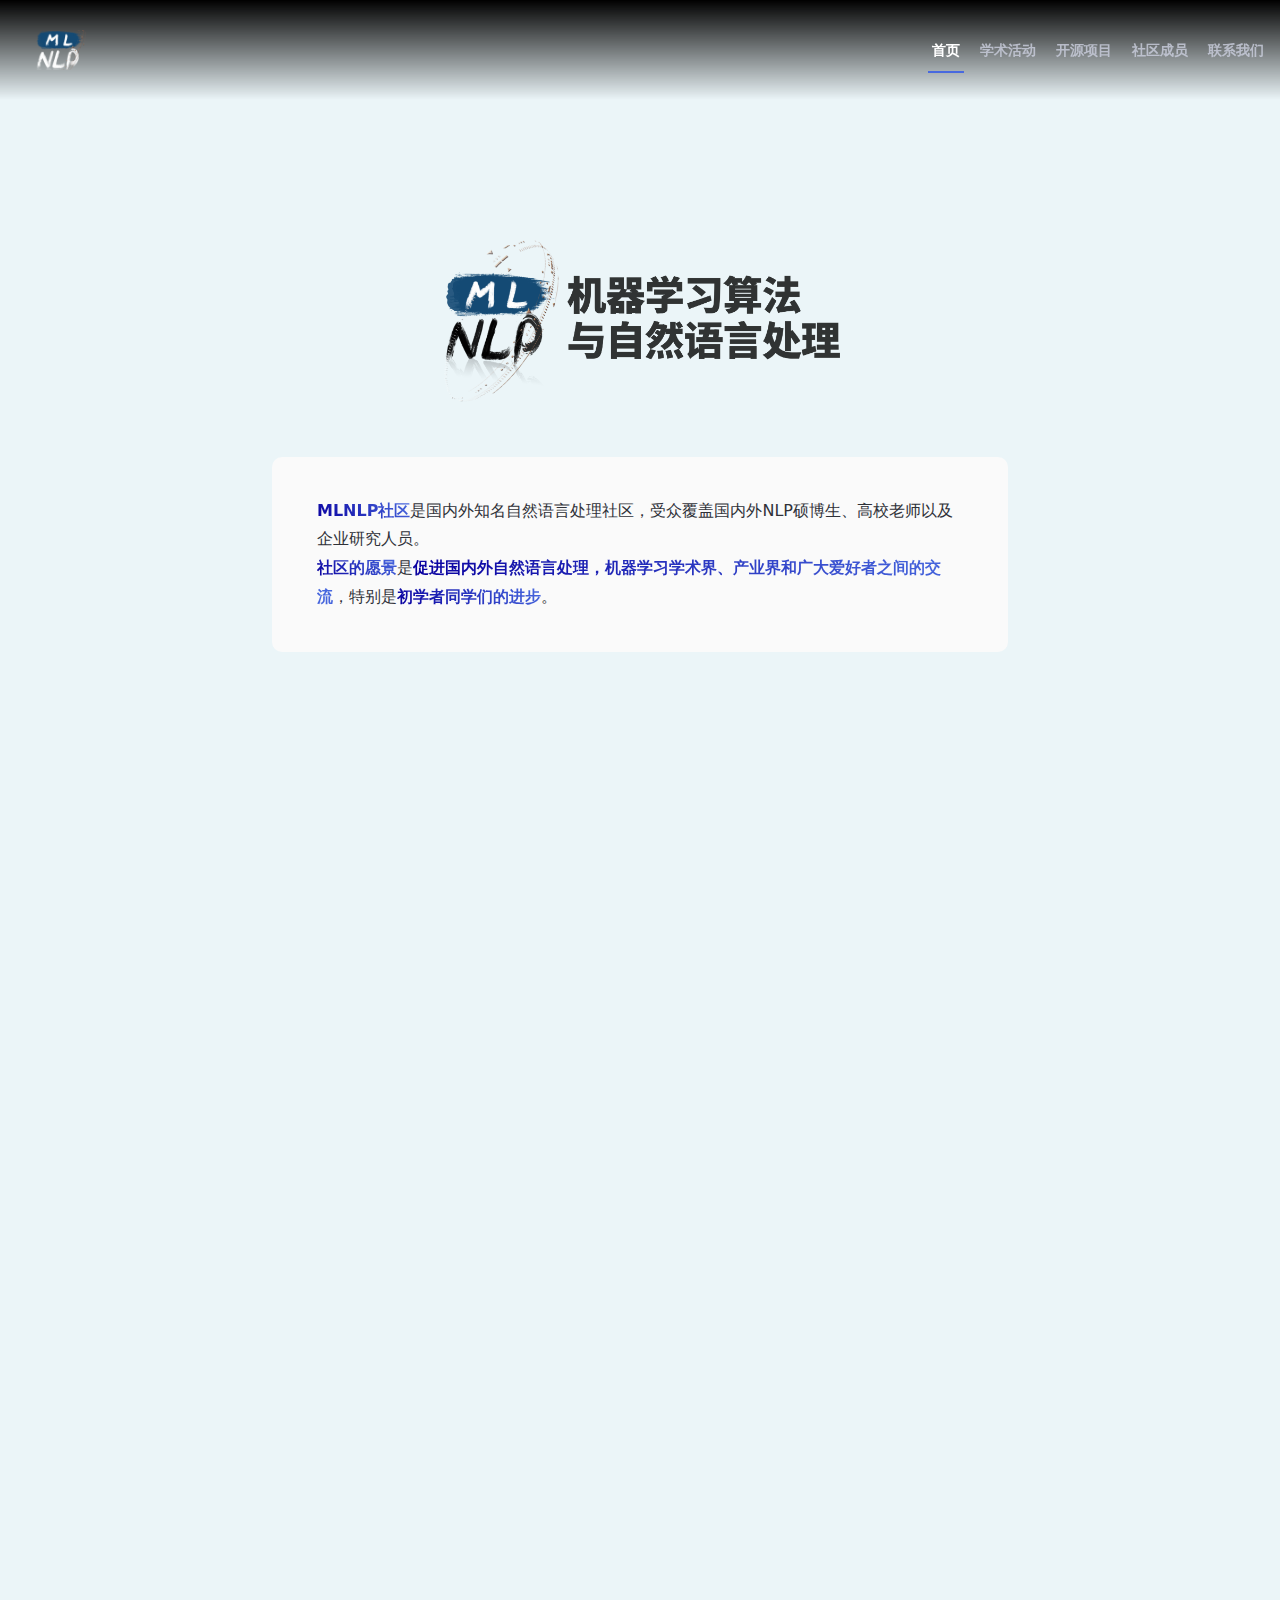
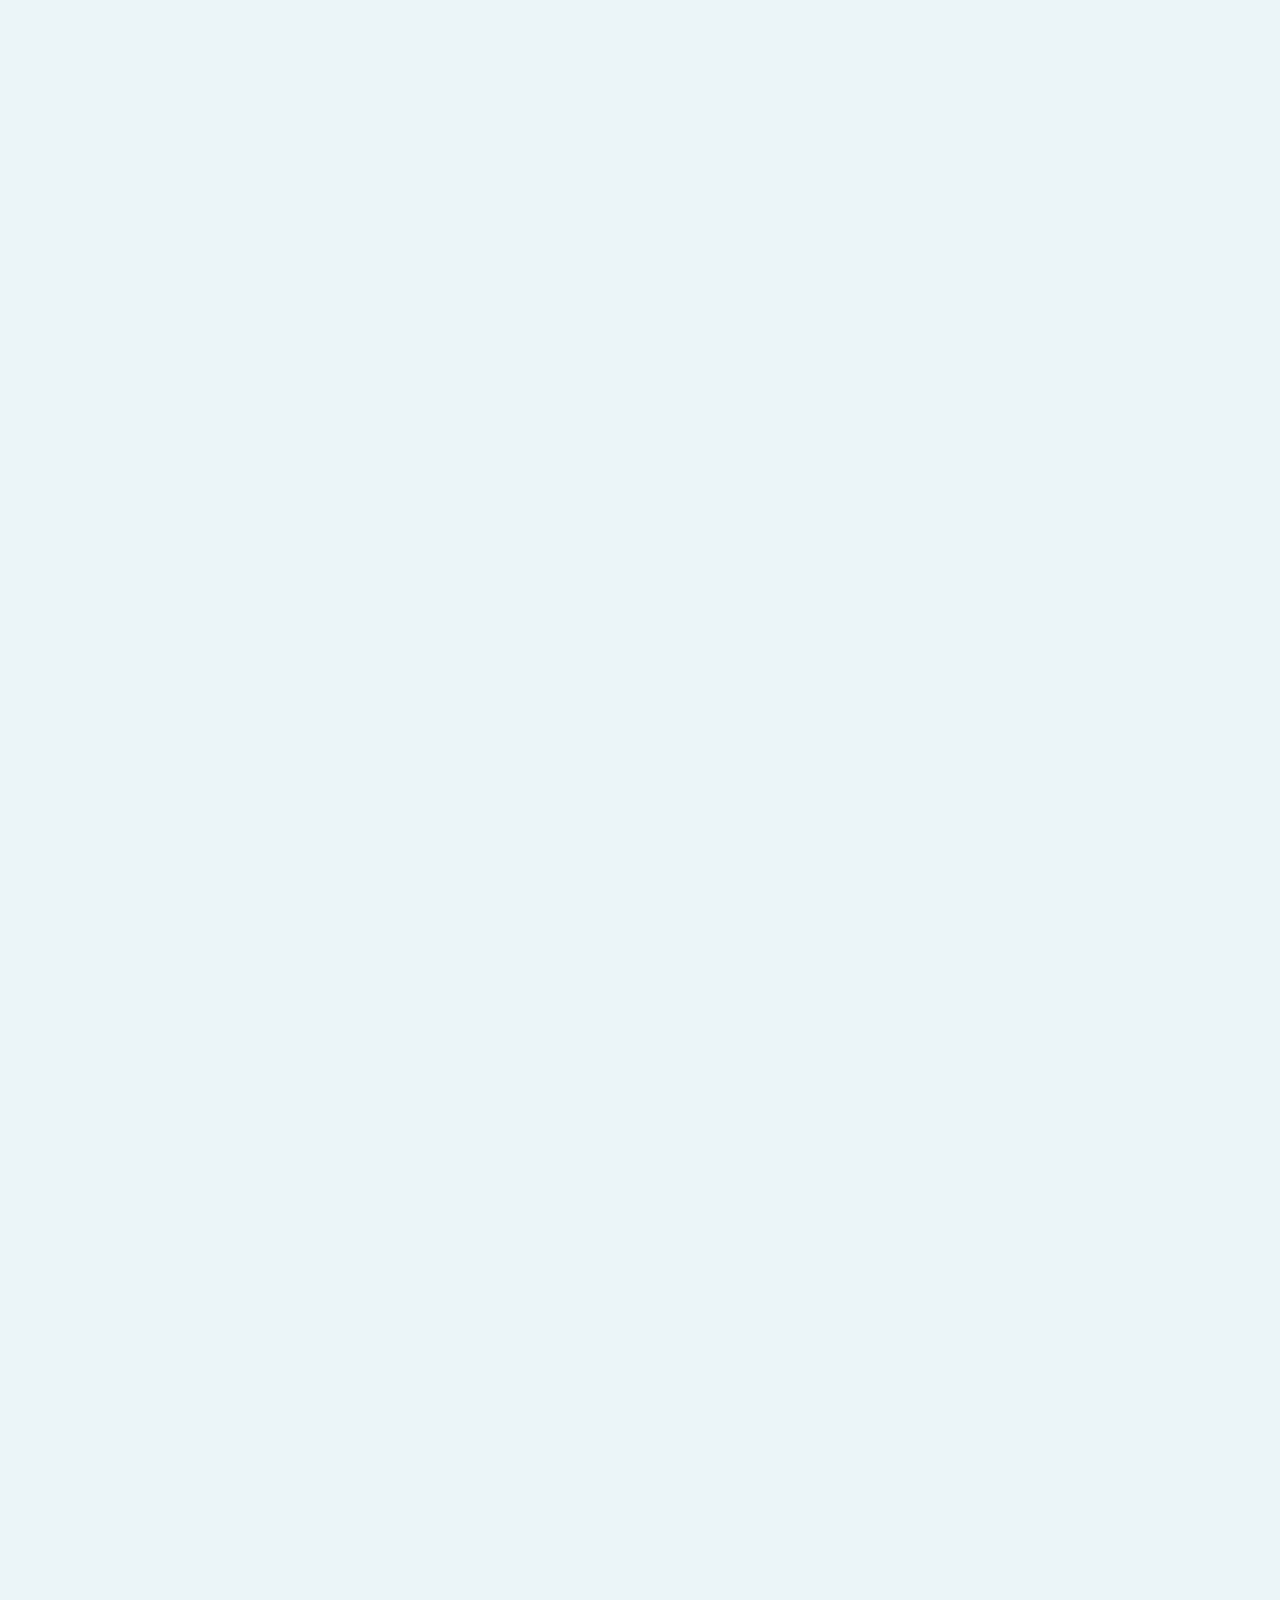
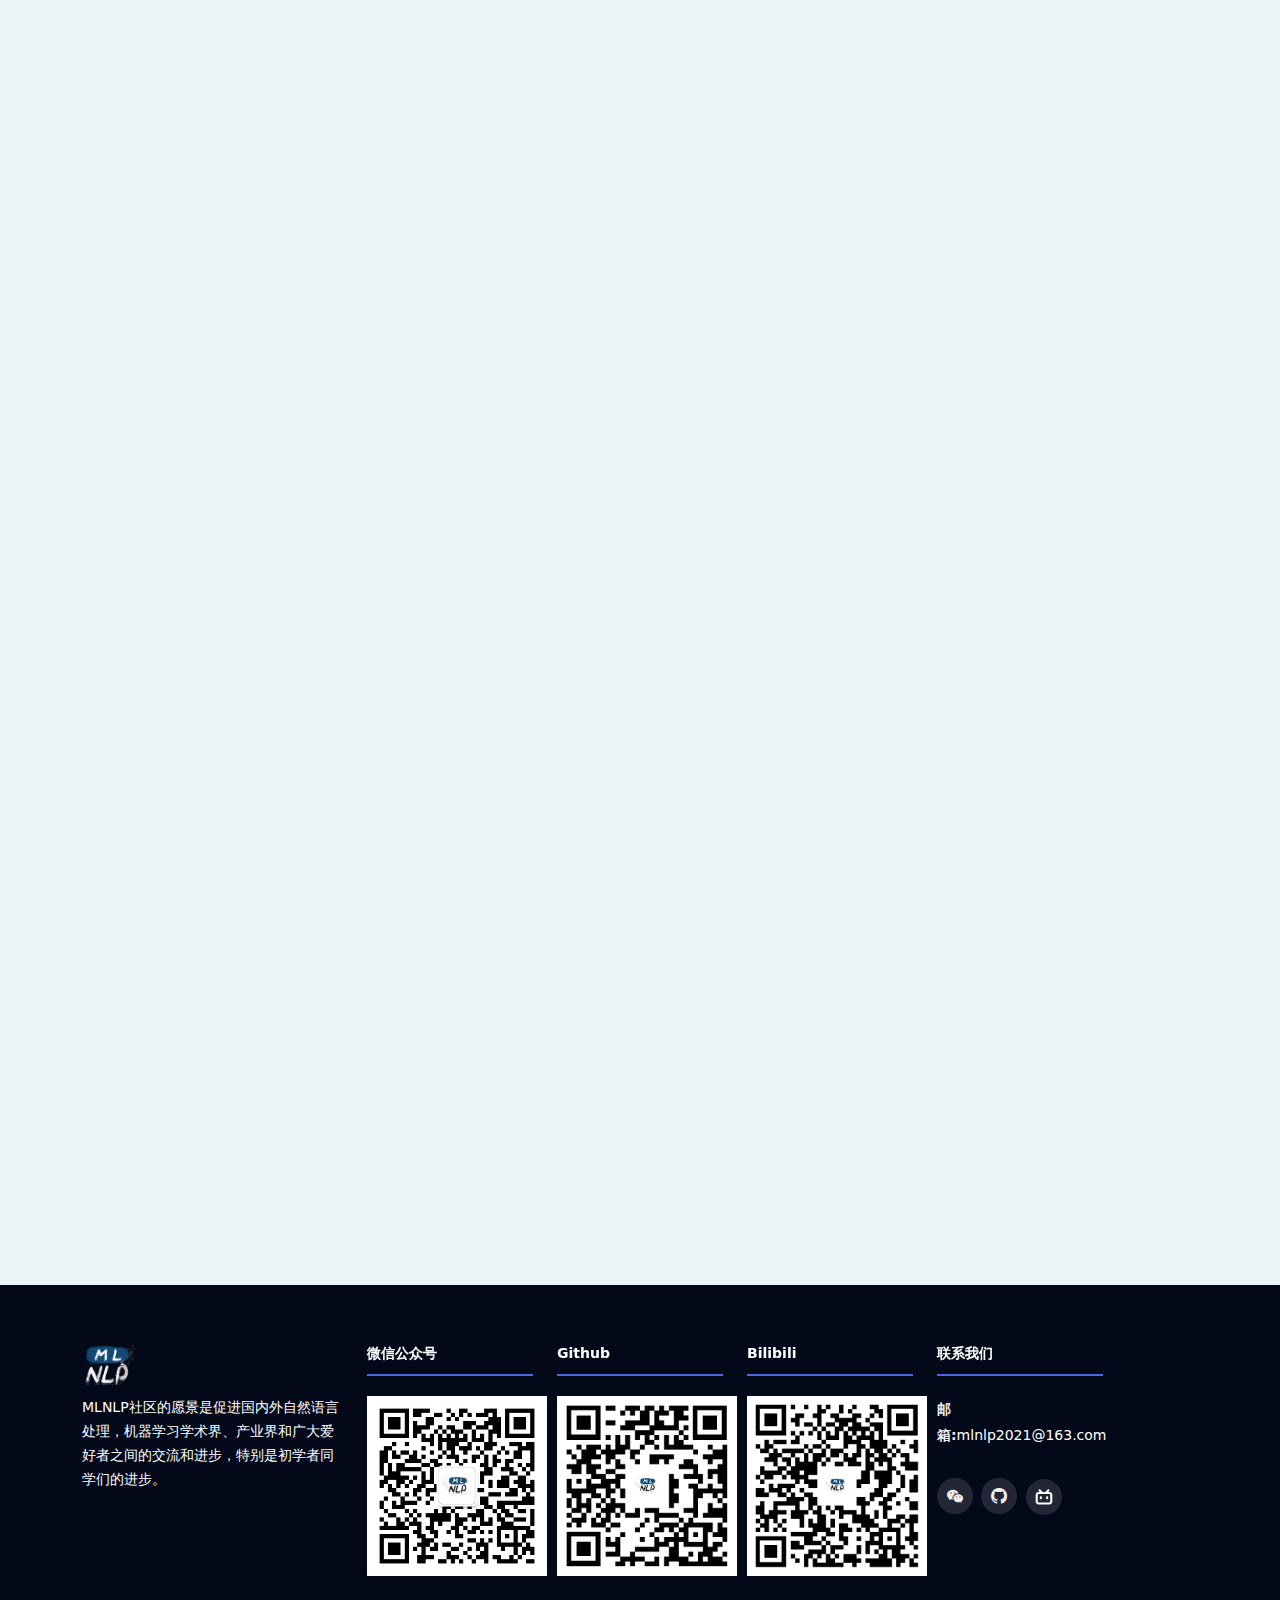
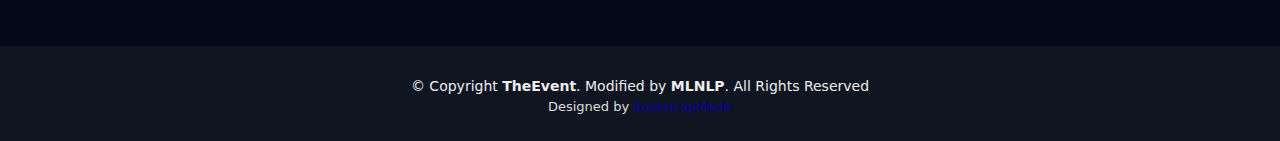
<file: index.html>
<!DOCTYPE html>
<html lang="en">

<head>
    <!-- 谷歌分析脚本 -->
    <!-- 谷歌分析脚本待更新 -->
    <script async src="https://www.googletagmanager.com/gtag/js?id=G-XEN8DSJX72"></script>
    <script>
        window.dataLayer = window.dataLayer || [];

        function gtag() {
            dataLayer.push(arguments);
        }

        gtag('js', new Date());

        gtag('config', 'G-XEN8DSJX72');
    </script>
    <script src="./assets/vendor/sql/sql-wasm.js"></script>
    <script src="./assets/js/db/db.js"></script>
    <script src="./assets/js/db/activity.js"></script>
    <script src="./assets/js/db/member.js"></script>

    <meta charset="utf-8">
    <!-- 设置视口，使页面在不同设备上自适应屏幕宽度，初始缩放比例为1.0 -->
    <meta content="width=device-width, initial-scale=1.0" name="viewport">

    <!-- 页面标题 -->
    <title>MLNLP社区</title>
    <!-- 页面描述 -->
    <meta content="" name="description">
    <!-- 页面关键词 -->
    <meta content="" name="keywords">
    <!-- 网站图标 -->
    <link href="assets/img/logo/logo.jpeg" rel="icon">
    <link href="assets/img/logo/logo.jpeg" rel="apple-touch-icon">

    <!-- 引入谷歌字体 -->
    <link
            href="https://fonts.googleapis.com/css?family=Open+Sans:300,300i,400,400i,700,700i|Raleway:300,400,500,700,800"
            rel="stylesheet">

    <!-- 引入 css 文件 -->
    <link href="assets/vendor/aos/aos.css" rel="stylesheet">
    <link href="assets/vendor/bootstrap/css/bootstrap.min.css" rel="stylesheet">
    <link href="assets/vendor/bootstrap-icons/bootstrap-icons.css" rel="stylesheet">
    <link href="assets/vendor/glightbox/css/glightbox.min.css" rel="stylesheet">
    <link href="assets/vendor/swiper/swiper-bundle.min.css" rel="stylesheet">
    <link href="assets/css/style.css" rel="stylesheet">
    <link href="assets/css/committee.css" rel="stylesheet">
    <link href="assets/css/activity_category.css" rel="stylesheet">
    <link href="assets/css/index.css" rel="stylesheet">

    <!-- Template Main CSS File -->
    <script src="assets/js/jquery.min.js"></script>

</head>

<body>

<header id="header" class="d-flex align-items-center">
    <div class="container-fluid container-xxl d-flex align-items-center">

        <!-- 网站 logo -->
        <div id="logo" class="me-auto row">
            <a href="index.html" class="scrollto"><img src="assets/img/logo/logo-1.png" alt="" title=""></a>
        </div>

        <!-- 导航栏 -->
        <nav id="navbar" class="navbar order-last order-lg-0">
            <ul>
                <li><a class="nav-link scrollto active" href="#">首页</a></li>
                <li><a class="nav-link scrollto" href="activity_category.html">学术活动</a></li>
                <li><a class="nav-link scrollto" href="project.html">开源项目</a></li>
                <li><a class="nav-link scrollto" href="committee.html">社区成员</a></li>
                <li><a class="nav-link scrollto" href="#footer">联系我们</a></li>
            </ul>
            <!-- 移动端导航切换图标 -->
            <i class="bi bi-list mobile-nav-toggle"></i>
        </nav>
        <!-- 注册按钮 -->
<!--        <a class="buy-tickets scrollto" href="https://bscc2011.mikecrm.com/BZTCX5g" target="_blank">注册</a>-->

    </div>
</header>

<main id="main">

    <div class="empty-div"></div>

    <!-- ======= About Section ======= -->
    <section id="about" class="section-with-bg">
        <div class="container" data-aos="fade-up">
            <div class="tab-content row justify-content-center" data-aos="fade-up" data-aos-delay="200">
                <div role="tabpanel" class="col-lg-8 tab-pane fade show active" id="about-content">
                    <div id="about-content-box">
                        <div class="about-logo">
                            <img src="assets/img/logo/logo-2.png" alt="MLNLP">
                        </div>
                        <div class="about-item">
                            <p><b>MLNLP社区</b>是国内外知名自然语言处理社区，受众覆盖国内外NLP硕博生、高校老师以及企业研究人员。<br>
                                <b>社区的愿景</b>是<b>促进国内外自然语言处理，机器学习学术界、产业界和广大爱好者之间的交流</b>，特别是<b>初学者同学们的进步</b>。
                            </p>
                        </div>
                    </div>
                </div>
            </div>
        </div>
    </section>

    <section id="gallery">
        <div data-aos="fade-up">
            <div class="container">
                <div id="gallery-title" class="section-header">
                    <a href="activity_category.html">
                        <p>Academic Events</p>
                        <h2>学术活动</h2>
                        <p id="gallery-title-tip">探索 MLNLP 社区的学术研讨会、学术 Talk 等精彩活动。</p>
                    </a>
                </div>
            </div>

            <div id="activity-category-gallery">
                <div id="activity-category-gallery-box">
                    <button class="prev-arrow" onclick="prevSlide()">◀</button>
                    <div id="slides-container"></div>
                    <button class="next-arrow" onclick="nextSlide()">▶</button>
                </div>
                <!--                        <div class="dots-container">-->
                <!--                            <span class="dot" onclick="currentSlide(1)"></span>-->
                <!--                            <span class="dot" onclick="currentSlide(2)"></span>-->
                <!--                            <span class="dot" onclick="currentSlide(3)"></span>-->
                <!--                            <span class="dot" onclick="currentSlide(4)"></span>-->
                <!--                            <span class="dot" onclick="currentSlide(5)"></span>-->
                <!--                        </div>-->
            </div>
        </div>
    </section>

    <section id="committee">
        <div class="container" data-aos="fade-up">
            <div id="committee-title" class="section-header">
                <a href="committee.html">
                    <p>Community Members</p>
                    <h2>社区成员</h2>
                    <p id="committee-title-tip">衷心感谢您为 MLNLP 社区做出的贡献。</p>
                    <p id="committee-title-sub-tip">（按照姓名排序）</p>
                </a>
            </div>

            <div id="committee-container" class="section team committee-container-bottom">
            </div>
        </div>
    </section>
</main><!-- End #main -->

<script>
    // 页面加载完成后执行获取数据的操作
    window.onload = async function () {
        await initCommittee();
        await initSlides();
    };

    /**
     * 初始化社区成员信息。
     */
    async function initCommittee() {
        try {
            // 发起请求获取 seminar 数据
            const result = await findMembersByGroup();

            let html_str_list = [];

            for (let i = 0; i < result.length; i++) {
                const members = result[i][0];

                html_str_list.push(`
                <div class="tab-content container row justify-content-center" data-aos="fade-up"
                     data-aos-delay="200">
                    <div role="tabpanel" class="col-lg-9 tab-pane fade show active">
                        <h2 class="team-chair">${members[0].role}</h2>
                        <div class="row schedule-item">
            `);

                for (const member of members) {
                    html_str_list.push(`
                    <div class="col-lg-4 col-md-4 d-flex align-items-stretch schedule-card">
                        <a class="member aos-init aos-animate" data-aos="fade-up" target="_blank"
                           href="${member.homepage_url}">
                            <div class="speaker">
                                <img loading="lazy" src="${member.avatar_url}" alt="">
                            </div>
                            <div class="member-info">
                                <h4>${member.name}</h4>
                                <span>${member.organization}</span>
                            </div>
                        </a>
                    </div>
                `);
                }

                html_str_list.push(`</div></div></div>`);
            }

            const html_str = html_str_list.join('');
            $("#committee-container").html(html_str);

        } catch (error) {
            console.error('Error fetching seminar data:', error);
        }
    }

    let slideIndex = 1;

    /**
     * 初始化活动播片。
     */
    async function initSlides() {
        try {
            // 发起请求获取活动数据
            const result = await findActivitiesByPage(1, 5);
            const activities = result.activities;

            let html_str = '';
            for (let i = 0; i < activities.length; i++) {
                const activity = activities[i];

                html_str += `
                            <a href="${activity.html_url}">
                                <img src="${activity.cover_url}" alt="" class="slide">
                            </a>
                        `;
            }
            $("#slides-container").html(html_str);
            setTimeout(() => {
                showSlides(1);
                startAutoSlide();
            }, 100);

        } catch (error) {
            console.error("Error fetching activity data:", error);
        }
    }

    /**
     * 在画廊中展示指定的图片。
     * @param n 图片的编号。
     */
    function showSlides(n) {
        let slides = document.getElementsByClassName("slide");
        // let dots = document.getElementsByClassName("dot");

        // 更新索引
        if (n > slides.length) { slideIndex = 1; }
        if (n < 1) { slideIndex = slides.length; }

        // 隐藏所有图片
        for (let i = 0; i < slides.length; i++) {
            slides[i].style.opacity = 0;
            slides[i].classList.remove("active");
            // dots[i].classList.remove("active");
        }

        // 显示当前图片
        slides[slideIndex - 1].style.opacity = 1;
        slides[slideIndex - 1].classList.add("active");
        // dots[slideIndex - 1].classList.add("active");

        // 更新指示点
        // for (let i = 0; i < dots.length; i++) {
        //     dots[i].className = dots[i].className.replace(" active-dot", "");
        // }
        // dots[slideIndex - 1].className += " active-dot";
    }

    function currentSlide(n) {
        showSlides(slideIndex = n);
    }

    function prevSlide() {
        showSlides(slideIndex -= 1);
    }

    function nextSlide() {
        showSlides(slideIndex += 1);
    }

    // 自动轮播
    let autoSlideInterval;
    function startAutoSlide() {
        autoSlideInterval = setInterval(nextSlide, 3800); // 每3.8秒自动切换到下一张
    }

    function stopAutoSlide() {
        clearInterval(autoSlideInterval);
    }

    // 鼠标悬停时停止轮播，离开时恢复轮播
    document.getElementById("activity-category-gallery").addEventListener("mouseover", stopAutoSlide);
    document.getElementById("activity-category-gallery").addEventListener("mouseout", startAutoSlide);

</script>


<footer id="footer">
    <div class="footer-top">
        <div class="container">
            <div class="row">

                <div class="col-lg-3 col-md-4 footer-info">
                    <img src="assets/img/logo/logo-footnote.png" alt="MLNLP">
                    <p>
                        MLNLP社区的愿景是促进国内外自然语言处理，机器学习学术界、产业界和广大爱好者之间的交流和进步，特别是初学者同学们的进步。</p>
                </div>

                <div class="col-lg-2 col-md-4 footer-wechat">
                    <h4>微信公众号</h4>
                    <img src="assets/img/qrcode/wechat.jpg" alt="MLNLP_wechat">
                </div>

                <div class="col-lg-2 col-md-4 footer-wechat">
                    <h4>Github</h4>
                    <img src="assets/img/qrcode/github.png" alt="MLNLP_wechat">
                </div>

                <div class="col-lg-2 col-md-4 footer-wechat">
                    <h4>Bilibili</h4>
                    <img src="assets/img/qrcode/bilibili.png" alt="MLNLP_wechat">
                </div>

                <div class="col-lg-2 col-md-6 footer-contact">
                    <h4>联系我们</h4>
                    <p>
                        <strong>邮箱:</strong><a href="mailto:contact@mlnlp2023.com"
                                                 style="color: #ffffff;">mlnlp2021@163.com</a><br>
                    </p>

                    <div class="social-links">
                        <a href="https://mp.weixin.qq.com/s/mRXbfm4aJQb0FMB6YQy1QQ" class="wechat"
                           target="_blank"><i class="bi bi-wechat"></i></a>
                        <a href="https://github.com/MLNLP-World" class="github" target="_blank"><i
                                class="bi bi-github"></i></a>
                        <a href="https://space.bilibili.com/168887299" class="bilibili" target="_blank"><i><img
                                src="assets/img/logo/bilibili-fill.svg" alt="Bootstrap" width="20"
                                height="20"></i></a>
                    </div>
                </div>

            </div>
        </div>
    </div>

    <div class="container">
        <div class="copyright">
            &copy; Copyright <strong>TheEvent</strong>. Modified by <strong>MLNLP</strong>. All Rights Reserved
        </div>
        <div class="credits">
            Designed by <a href="https://bootstrapmade.com/">BootstrapMade</a>
        </div>
    </div>
</footer>

<a href="#" class="back-to-top d-flex align-items-center justify-content-center"><i
        class="bi bi-arrow-up-short"></i></a>

<!-- Vendor JS Files -->
<script src="assets/vendor/aos/aos.js"></script>
<script src="assets/vendor/bootstrap/js/bootstrap.bundle.min.js"></script>
<script src="assets/vendor/glightbox/js/glightbox.min.js"></script>
<script src="assets/vendor/swiper/swiper-bundle.min.js"></script>
<script src="assets/vendor/php-email-form/validate.js"></script>

<!-- Template Main JS File -->
<script src="assets/js/main.js"></script>

</body>

</html>
</file>
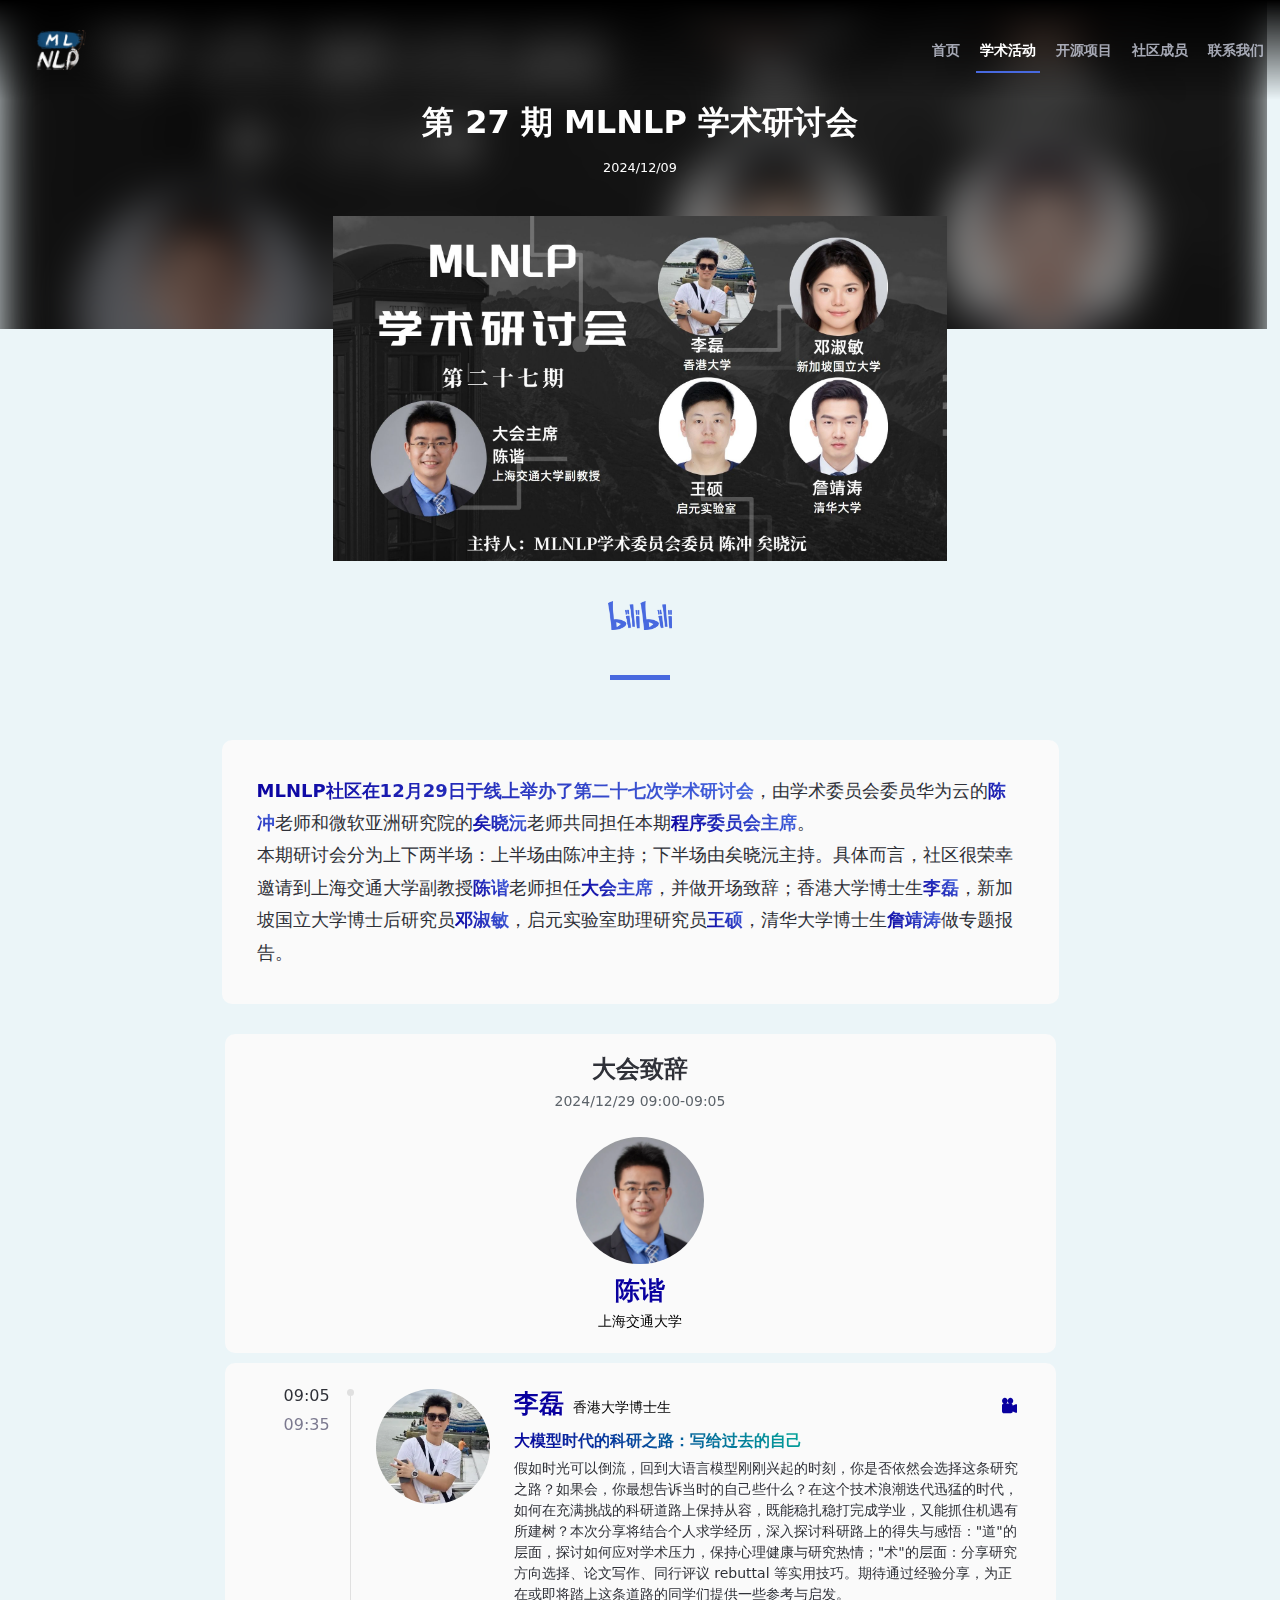
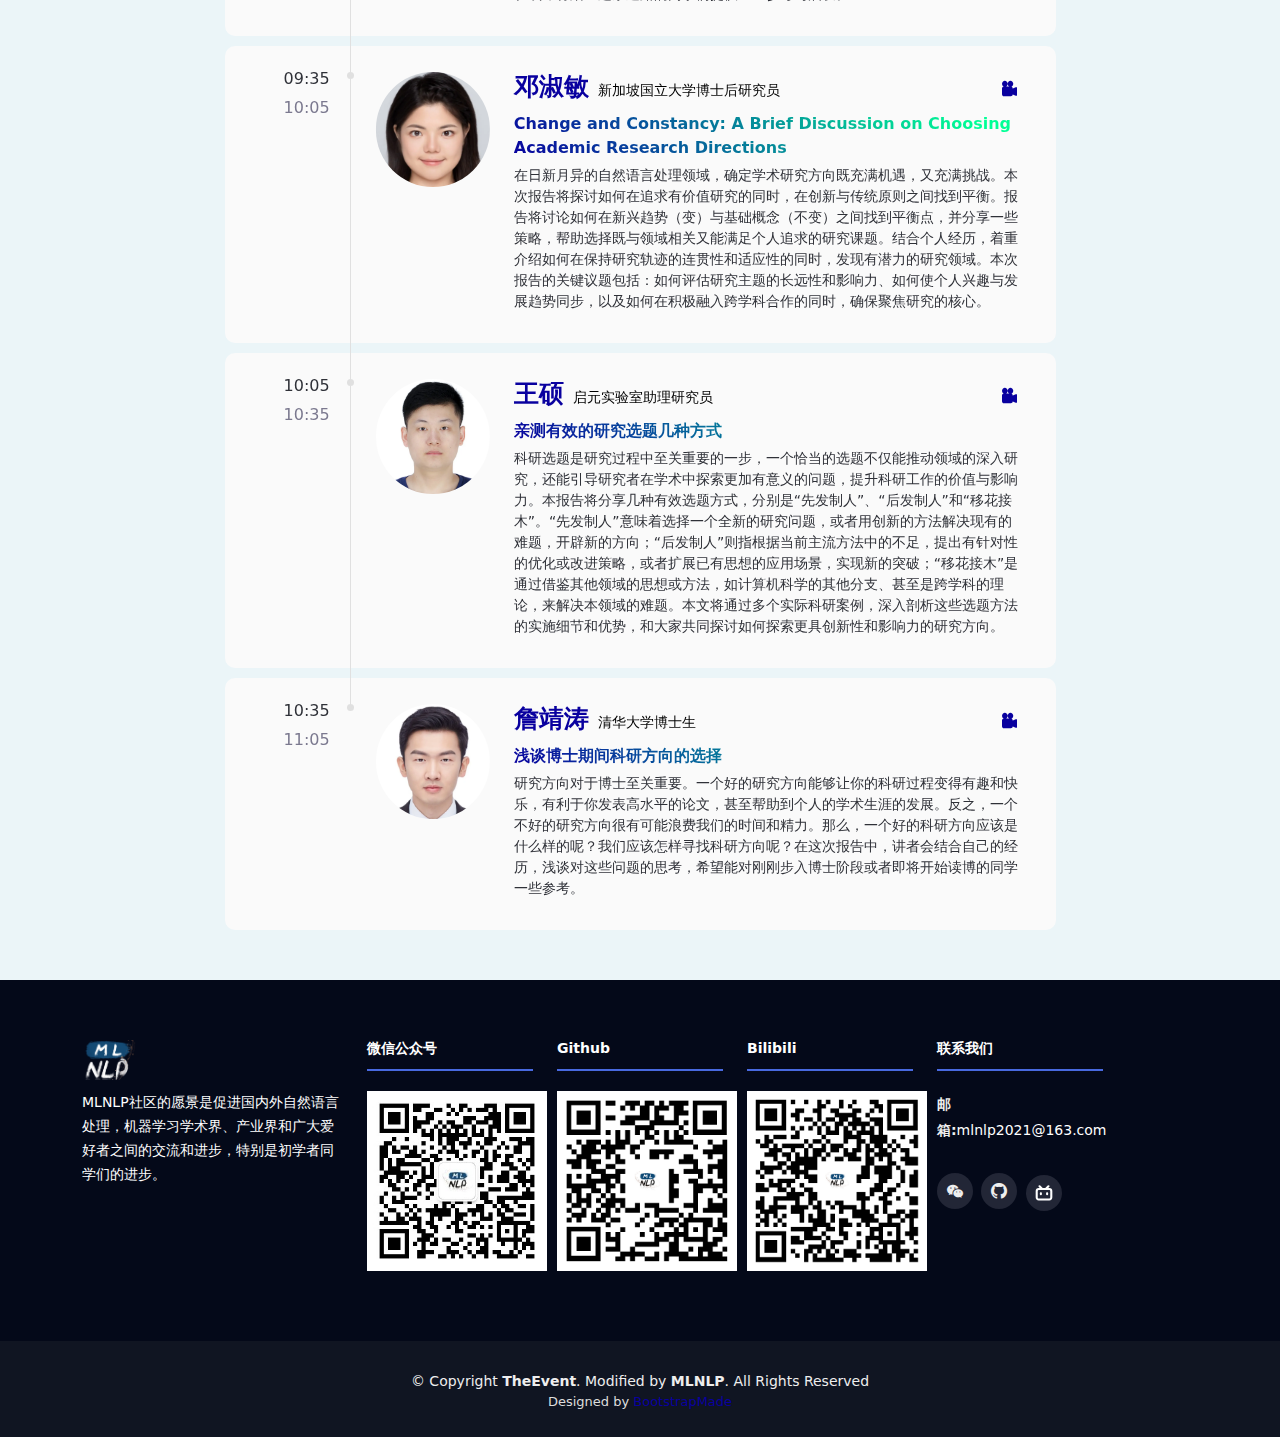
<file: activity.html>
<!DOCTYPE html>
<html lang="en">

<head>
    <!-- 谷歌分析脚本 -->
    <script async src="https://www.googletagmanager.com/gtag/js?id=G-XEN8DSJX72"></script>
    <script>
        window.dataLayer = window.dataLayer || [];

        function gtag() {
            dataLayer.push(arguments);
        }

        gtag('js', new Date());

        gtag('config', 'G-XEN8DSJX72');
    </script>
    <script src="./assets/vendor/sql/sql-wasm.js"></script>
    <script src="./assets/js/db/db.js"></script>
    <script src="./assets/js/db/activity.js"></script>

    <meta charset="utf-8">
    <!-- 设置视口，使页面在不同设备上自适应屏幕宽度，初始缩放比例为1.0 -->
    <meta content="width=device-width, initial-scale=1.0" name="viewport">

    <!-- 页面标题 -->
    <title>学术活动</title>
    <!-- 页面描述 -->
    <meta content="" name="description">
    <!-- 页面关键词 -->
    <meta content="" name="keywords">
    <!-- 网站图标 -->
    <link href="assets/img/logo/logo.jpeg" rel="icon">
    <link href="assets/img/logo/logo.jpeg" rel="apple-touch-icon">

    <!-- 引入谷歌字体 -->
    <link
            href="https://fonts.googleapis.com/css?family=Open+Sans:300,300i,400,400i,700,700i|Raleway:300,400,500,700,800"
            rel="stylesheet">

    <!-- 引入 css 文件 -->
    <link href="assets/vendor/aos/aos.css" rel="stylesheet">
    <link href="assets/vendor/bootstrap/css/bootstrap.min.css" rel="stylesheet">
    <link href="assets/vendor/bootstrap-icons/bootstrap-icons.css" rel="stylesheet">
    <link href="assets/vendor/glightbox/css/glightbox.min.css" rel="stylesheet">
    <link href="assets/vendor/swiper/swiper-bundle.min.css" rel="stylesheet">
    <link href="assets/css/style.css" rel="stylesheet">
    <link href="assets/css/activity.css" rel="stylesheet">

    <!-- Template Main CSS File -->
    <script src="assets/js/jquery.min.js"></script>
</head>

<body>

<!-- ==================== 网站头 ==================== -->
<header id="header" class="d-flex align-items-center">
    <div class="container-fluid container-xxl d-flex align-items-center">

        <!-- 网站 logo -->
        <div id="logo" class="me-auto row">
            <a href="index.html" class="scrollto"><img src="assets/img/logo/logo-1.png" alt="" title=""></a>
        </div>

        <!-- 导航栏 -->
        <nav id="navbar" class="navbar order-last order-lg-0">
            <ul>
                <li><a class="nav-link scrollto" href="index.html">首页</a></li>
                <li><a class="nav-link scrollto active" href="activity_category.html">学术活动</a></li>
                <li><a class="nav-link scrollto" href="project.html">开源项目</a></li>
                <li><a class="nav-link scrollto" href="committee.html">社区成员</a></li>
                <li><a class="nav-link scrollto" href="#footer">联系我们</a></li>
            </ul>
            <!-- 移动端导航切换图标 -->
            <i class="bi bi-list mobile-nav-toggle"></i>
        </nav>
        <!-- 注册按钮 -->
<!--        <a class="buy-tickets scrollto" href="https://bscc2011.mikecrm.com/BZTCX5g" target="_blank">注册</a>-->

    </div>
</header>

<!-- ==================== 网站内容 ==================== -->

<main id="main">

    <!-- ======= 背景 ======= -->
    <div id="activity-bg">
        <img src="" alt="" title="">
    </div>


    <!-- ======= 内容 ======= -->
    <section id="schedule" class="section-with-bg">
        <div id="activity-content" class="container" data-aos="fade-up">
            <div id="activity-info" class="section-header"></div>

            <div class="col">
                <div class="agenda-description-box col-lg-9" data-aos="fade-up">
                    <div id="activity-description"></div>
                </div>
                <div class="tab-content row justify-content-center" data-aos="fade-up" data-aos-delay="200">
                    <div id="activity-segments" class="col-lg-9 tab-pane fade show active" data-aos="fade-up"></div>
                </div>
            </div>
        </div>
    </section>

    <script>
        // 页面加载完成后执行获取数据的操作
        window.onload = async function () {
            // 获取前端传来的 ID
            const params = new URLSearchParams(window.location.search);
            if (params.has("type") && params.has("id")) {
                type = params.get("type");
                typeId = params.get("id");
            } else {
                type = 2;
                typeId = 27;
            }

            await loadActivityDetails(type, typeId);
        };

        async function loadActivityDetails(type, typeId) {
            try {
                // 发起请求获取活动数据
                const result = await findActivity(type, typeId);

                const activity = result.activity;
                const segments = result.activitySegments;

                // 格式化日期
                const date = new Date(activity.time);
                const year = date.getFullYear();
                const month = String(date.getMonth() + 1).padStart(2, "0");
                const day = String(date.getDate()).padStart(2, "0");

                // 将数据展示到页面上
                // 背景图片
                const bg_html_str = `<img id="activity-data-cover-bg" src="${activity.cover_url}" alt="" title="">\n`;
                $("#activity-bg").html(bg_html_str);

                // 活动信息
                let info_html_str = `
            <h2>${activity.title}</h2>
            <p>${year}/${month}/${day}</p>
            <img id="activity-data-cover" src="${activity.cover_url}" alt="" title="">
        `;
                if (activity.video_url) {
                    info_html_str += `
                        <a href="${activity.video_url}">
                            <img id="activity-data-bilibili" src="assets/img/logo/bilibili.png" alt="">
                        </a>
                    `;
                }
                $("#activity-info").html(info_html_str);

                // 活动描述
                const desc_html_str = `<p>${activity.description}</p>`;
                $("#activity-description").html(desc_html_str);

                // 处理活动分段信息
                let html_str = '';
                for (const segment of segments) {
                    // 格式化时间
                    const startTime = new Date(segment.start_time);
                    const endTime = new Date(segment.end_time);
                    const startYear = startTime.getFullYear();
                    const startMonth = String(startTime.getMonth() + 1).padStart(2, "0");
                    const startDay = String(startTime.getDate()).padStart(2, "0");
                    const startHour = String(startTime.getHours()).padStart(2, "0");
                    const startMinute = String(startTime.getMinutes()).padStart(2, "0");
                    const endHour = String(endTime.getHours()).padStart(2, "0");
                    const endMinute = String(endTime.getMinutes()).padStart(2, "0");

                    console.log(segment)

                    let video_html = '';
                    if (segment.video_url != null) {
                        video_html = `
                            <a href="${segment.video_url}">
                                <i class="bi bi-camera-reels-fill"></i>
                            </a>
                        `;
                    }

                    if (segment.type === 1) {
                        html_str += `
                    <div class="tab-pane segment-1">
                        <div class="segment-1-layout">
                            <h4>${segment.heading}</h4>
                            <div class="segment-time">${startYear}/${startMonth}/${startDay} ${startHour}:${startMinute}-${endHour}:${endMinute}</div>
                            <a href="">
                                <div class="row col-2 segment-cover">
                                    <img loading="lazy" src="${segment.avatar_url}" alt="${segment.name}">
                                </div>
                                <div class="row agenda-item">
                                    <h4>${segment.name}</h4>
                                    <p class="span-block">${segment.organization}</p>
                                </div>
                            </a>
                        </div>
                    </div>
                `;
                    } else if (segment.type === 2) {
                        html_str += `
                    <div class="row segment-2">
                        <div class="col-2">
                            <div class="row calender-container">
                                <time>${startHour}:${startMinute}</time>
                                <time class="end-time">${endHour}:${endMinute}</time>
                            </div>
                        </div>
                        <div class="col-2">
                            <a class="speaker" href="" target="_blank">
                                <img loading="lazy" src="${segment.avatar_url}" alt="${segment.name}">
                            </a>
                        </div>
                        <div class="col-8">
                            <div class="label-box">
                                ${video_html}
                            </div>
                            <a href="" target="_blank">
                                <h4>${segment.name} <span class="span-block">${segment.organization}${segment.title}</span> </h4>
                            </a>
                            <p class="item-title"><strong>${segment.heading}</strong></p>
                            <p class="item-body">${segment.description}</p>
                        </div>
                    </div>
                `;
                    }
                }

                // 将生成的 HTML 字符串插入到页面中
                $("#activity-segments").html(html_str);
            } catch (error) {
                console.error('Error fetching activity data:', error);
            }
        }
    </script>


    <footer id="footer">
        <div class="footer-top">
            <div class="container">
                <div class="row">

                    <div class="col-lg-3 col-md-4 footer-info">
                        <img src="assets/img/logo/logo-footnote.png" alt="MLNLP">
                        <p>
                            MLNLP社区的愿景是促进国内外自然语言处理，机器学习学术界、产业界和广大爱好者之间的交流和进步，特别是初学者同学们的进步。</p>
                    </div>

                    <div class="col-lg-2 col-md-4 footer-wechat">
                        <h4>微信公众号</h4>
                        <img src="assets/img/qrcode/wechat.jpg" alt="MLNLP_wechat">
                    </div>

                    <div class="col-lg-2 col-md-4 footer-wechat">
                        <h4>Github</h4>
                        <img src="assets/img/qrcode/github.png" alt="MLNLP_wechat">
                    </div>

                    <div class="col-lg-2 col-md-4 footer-wechat">
                        <h4>Bilibili</h4>
                        <img src="assets/img/qrcode/bilibili.png" alt="MLNLP_wechat">
                    </div>

                    <div class="col-lg-2 col-md-6 footer-contact">
                        <h4>联系我们</h4>
                        <p>
                            <strong>邮箱:</strong><a href="mailto:contact@mlnlp2023.com"
                                                     style="color: #ffffff;">mlnlp2021@163.com</a><br>
                        </p>

                        <div class="social-links">
                            <a href="https://mp.weixin.qq.com/s/mRXbfm4aJQb0FMB6YQy1QQ" class="wechat"
                               target="_blank"><i class="bi bi-wechat"></i></a>
                            <a href="https://github.com/MLNLP-World" class="github" target="_blank"><i
                                    class="bi bi-github"></i></a>
                            <a href="https://space.bilibili.com/168887299" class="bilibili" target="_blank"><i><img
                                    src="assets/img/logo/bilibili-fill.svg" alt="Bootstrap" width="20"
                                    height="20"></i></a>
                        </div>
                    </div>

                </div>
            </div>
        </div>

        <div class="container">
            <div class="copyright">
                &copy; Copyright <strong>TheEvent</strong>. Modified by <strong>MLNLP</strong>. All Rights Reserved
            </div>
            <div class="credits">
                Designed by <a href="https://bootstrapmade.com/">BootstrapMade</a>
            </div>
        </div>
    </footer>

    <a href="#" class="back-to-top d-flex align-items-center justify-content-center"><i
            class="bi bi-arrow-up-short"></i></a>

    <!-- Vendor JS Files -->
    <script src="assets/vendor/aos/aos.js"></script>
    <script src="assets/vendor/bootstrap/js/bootstrap.bundle.min.js"></script>
    <script src="assets/vendor/glightbox/js/glightbox.min.js"></script>
    <script src="assets/vendor/swiper/swiper-bundle.min.js"></script>
    <script src="assets/vendor/php-email-form/validate.js"></script>

    <!-- Template Main JS File -->
    <script src="assets/js/main.js"></script>

</main>
</body>

</html>
</file>
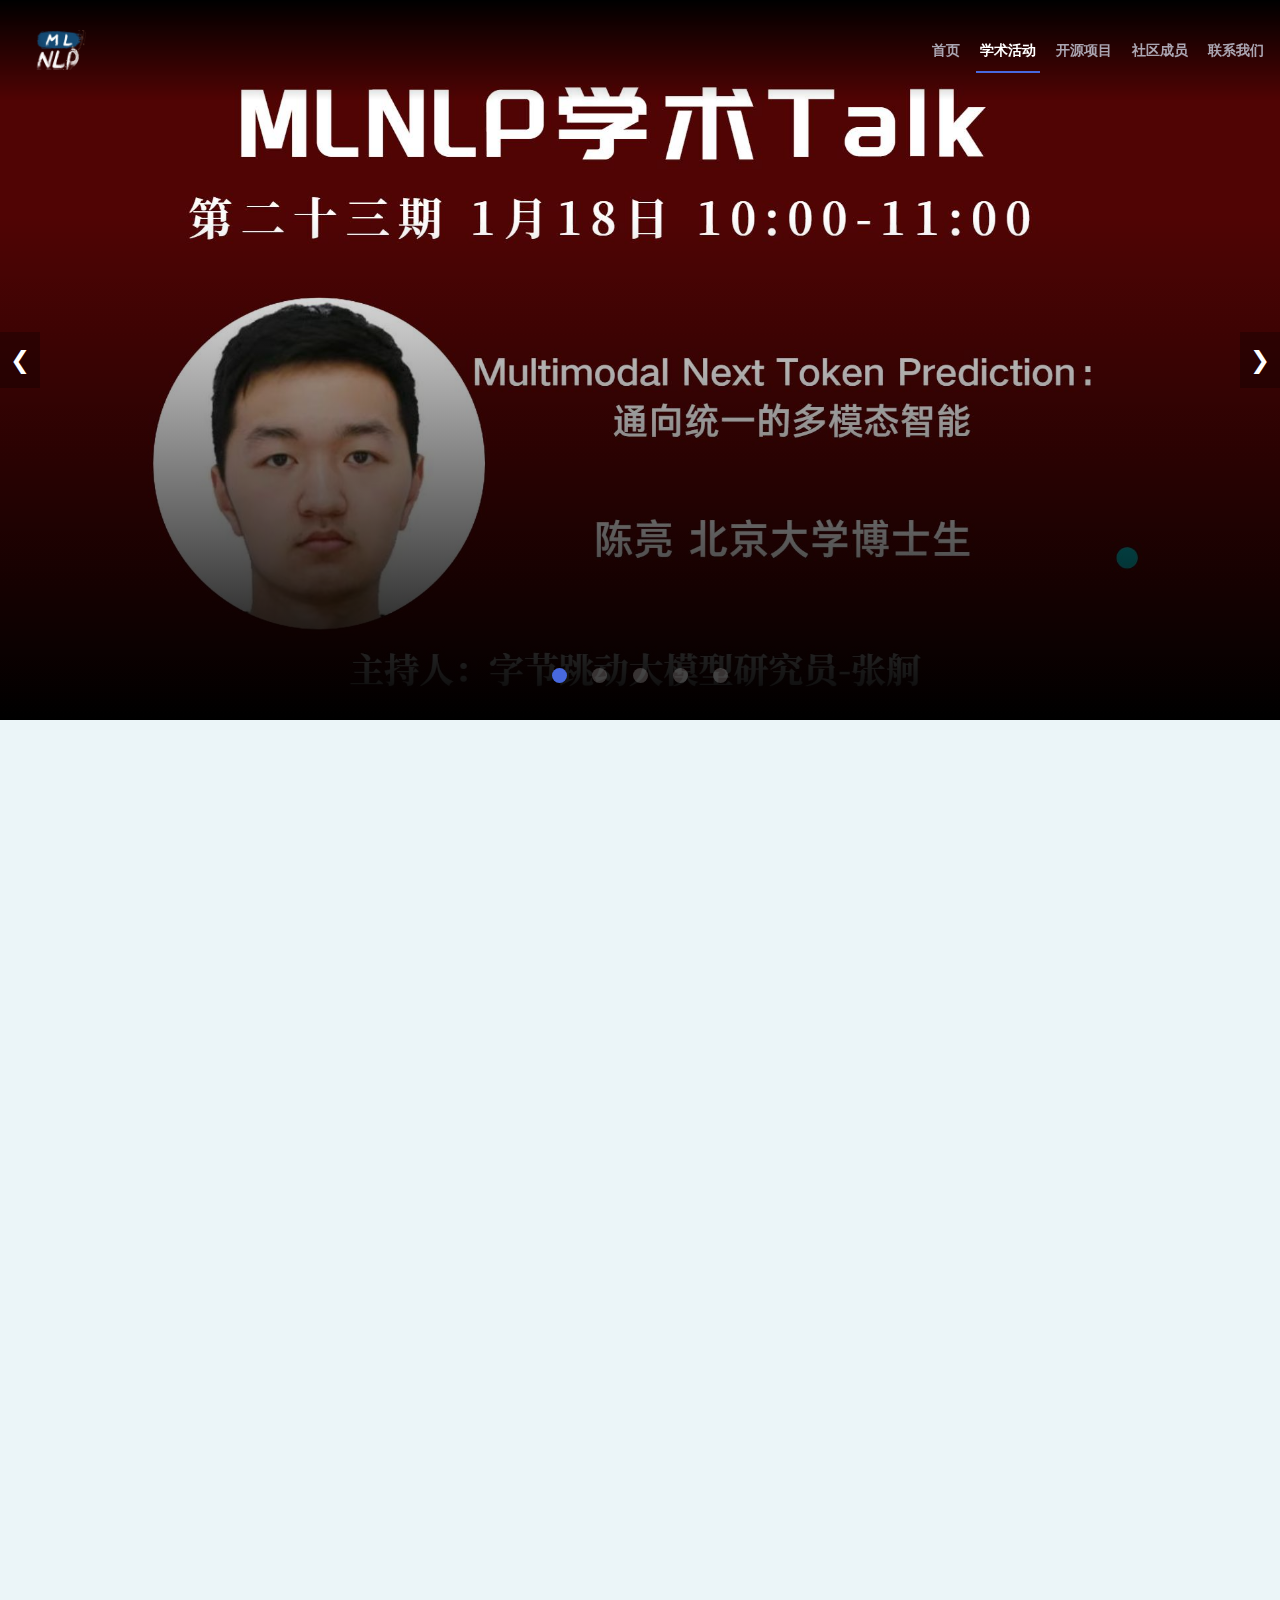
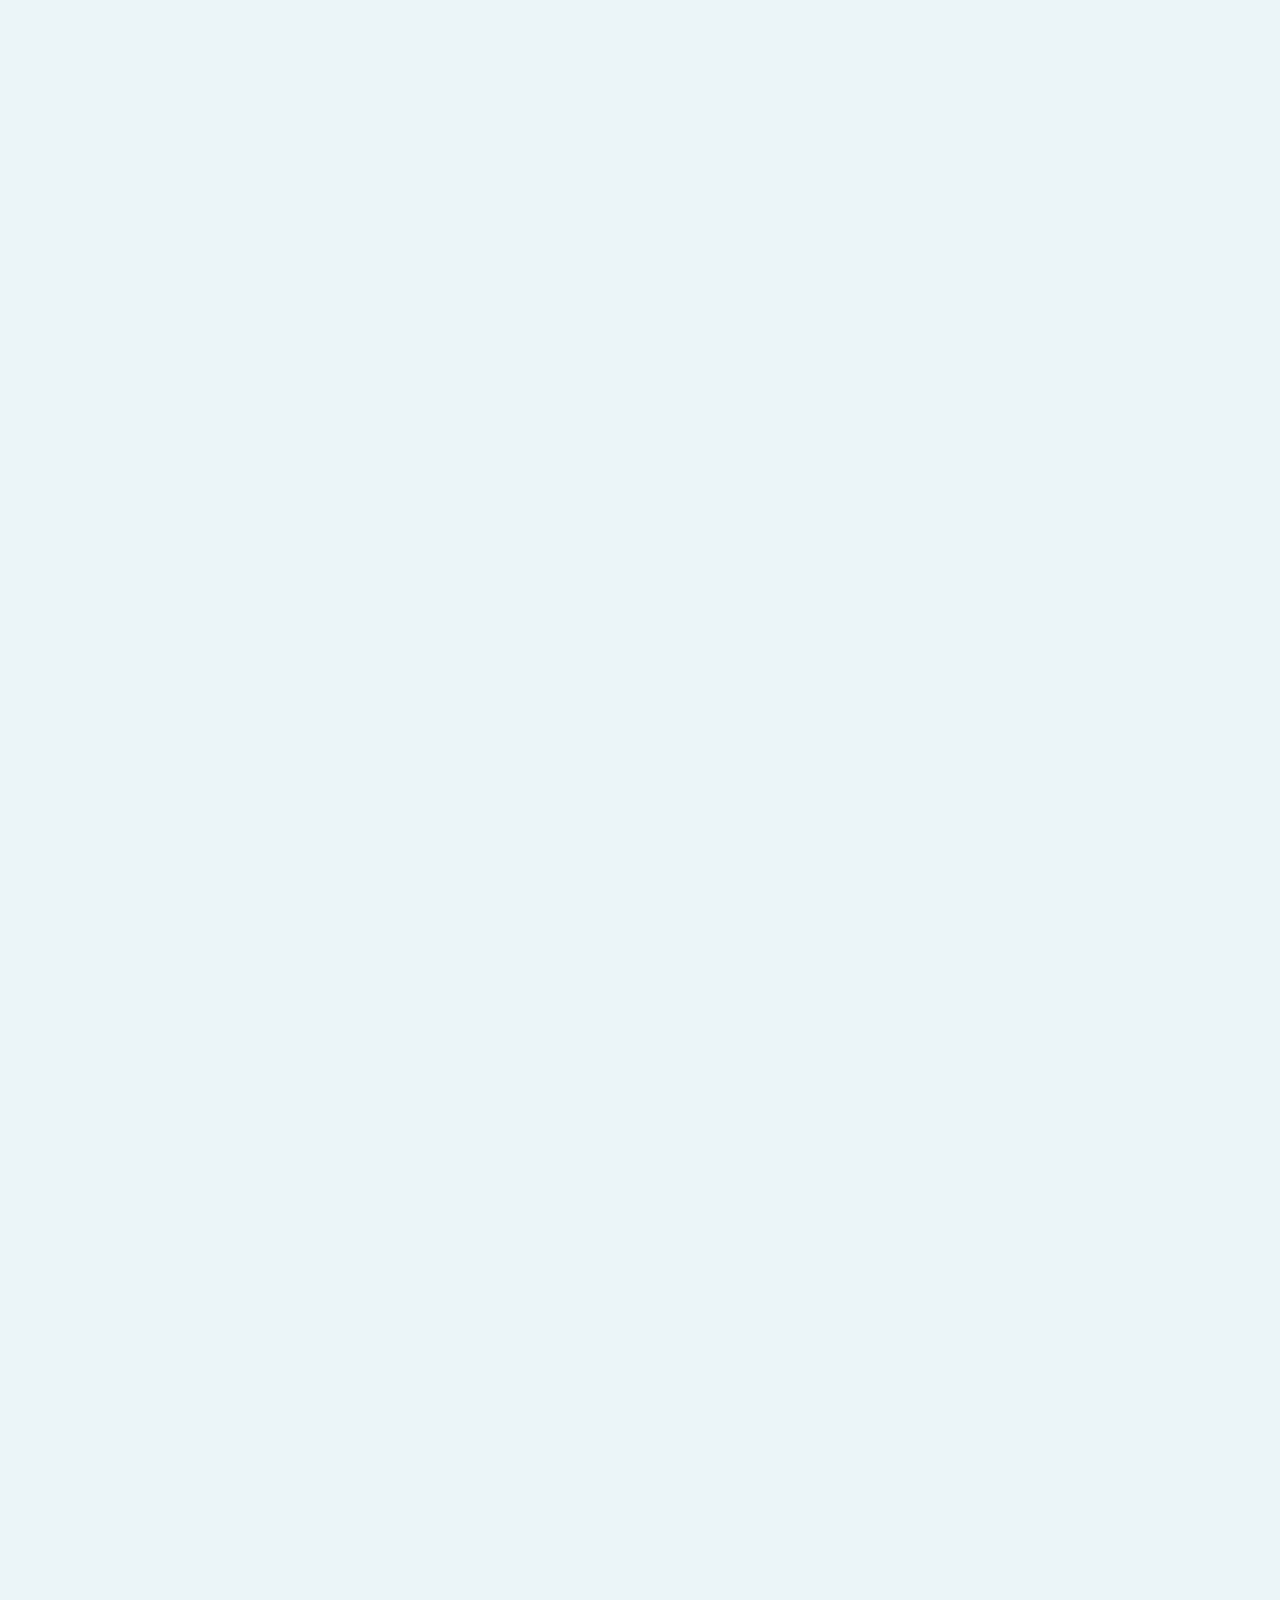
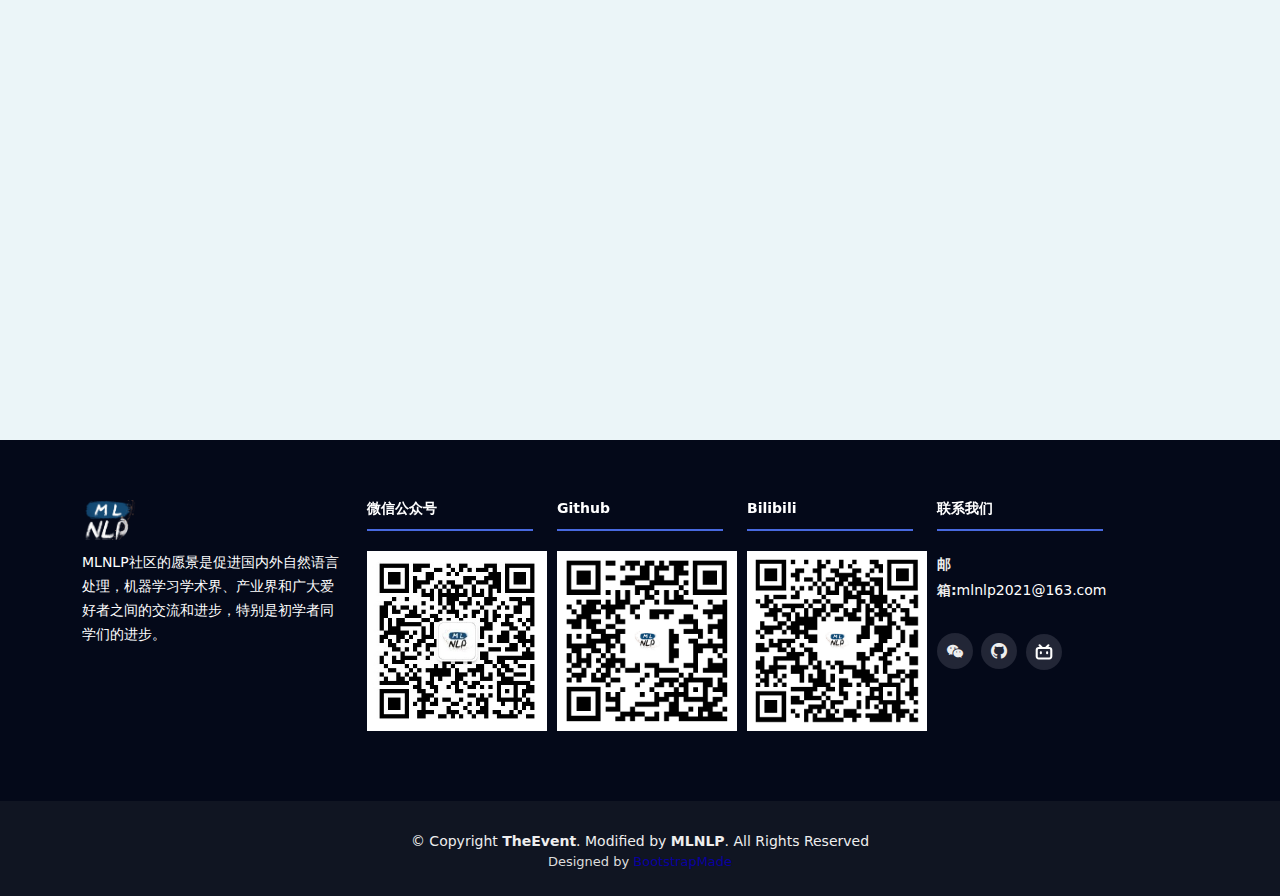
<file: activity_category.html>
<!DOCTYPE html>
<html lang="en">

<head>
    <!-- 谷歌分析脚本 -->
    <script async src="https://www.googletagmanager.com/gtag/js?id=G-XEN8DSJX72"></script>
    <script>
        window.dataLayer = window.dataLayer || [];

        function gtag() {
            dataLayer.push(arguments);
        }

        gtag("js", new Date());

        gtag("config", "G-XEN8DSJX72");
    </script>
    <script src="./assets/vendor/sql/sql-wasm.js"></script>
    <script src="./assets/js/db/db.js"></script>
    <script src="./assets/js/db/activity.js"></script>

    <meta charset="utf-8">
    <!-- 设置视口，使页面在不同设备上自适应屏幕宽度，初始缩放比例为1.0 -->
    <meta content="width=device-width, initial-scale=1.0" name="viewport">

    <!-- 页面标题 -->
    <title>学术活动</title>
    <!-- 页面描述 -->
    <meta content="" name="description">
    <!-- 页面关键词 -->
    <meta content="" name="keywords">
    <!-- 网站图标 -->
    <link href="assets/img/logo/logo.jpeg" rel="icon">
    <link href="assets/img/logo/logo.jpeg" rel="apple-touch-icon">

    <!-- 引入谷歌字体 -->
    <link
            href="https://fonts.googleapis.com/css?family=Open+Sans:300,300i,400,400i,700,700i|Raleway:300,400,500,700,800"
            rel="stylesheet">

    <!-- 引入 css 文件 -->
    <link href="assets/vendor/aos/aos.css" rel="stylesheet">
    <link href="assets/vendor/bootstrap/css/bootstrap.min.css" rel="stylesheet">
    <link href="assets/vendor/bootstrap-icons/bootstrap-icons.css" rel="stylesheet">
    <link href="assets/vendor/glightbox/css/glightbox.min.css" rel="stylesheet">
    <link href="assets/vendor/swiper/swiper-bundle.min.css" rel="stylesheet">
    <link href="assets/css/activity.css" rel="stylesheet">
    <link href="assets/css/activity_category.css" rel="stylesheet">


    <!-- Template Main CSS File -->
    <link href="assets/css/style.css" rel="stylesheet">
    <script src="assets/js/jquery.min.js"></script>
</head>

<body>

<!-- ==================== 网站头 ==================== -->
<header id="header" class="d-flex align-items-center">
    <div class="container-fluid container-xxl d-flex align-items-center">

        <!-- 网站 logo -->
        <div id="logo" class="me-auto row">
            <a href="index.html" class="scrollto"><img src="assets/img/logo/logo-1.png" alt="" title=""></a>
        </div>

        <!-- 导航栏 -->
        <nav id="navbar" class="navbar order-last order-lg-0">
            <ul>
                <li><a class="nav-link scrollto" href="index.html">首页</a></li>
                <li><a class="nav-link scrollto active" href="#">学术活动</a></li>
                <li><a class="nav-link scrollto" href="project.html">开源项目</a></li>
                <li><a class="nav-link scrollto" href="committee.html">社区成员</a></li>
                <li><a class="nav-link scrollto" href="#footer">联系我们</a></li>
            </ul>
            <!-- 移动端导航切换图标 -->
            <i class="bi bi-list mobile-nav-toggle"></i>
        </nav>
        <!-- 注册按钮 -->
        <!--        <a class="buy-tickets scrollto" href="https://bscc2011.mikecrm.com/BZTCX5g" target="_blank">注册</a>-->

    </div>
</header>

<!-- ==================== 网站内容 ==================== -->

<main id="main">

    <!-- ======= 画廊 ======= -->
    <div id="activity-category-gallery">
        <div id="slides-container"></div>
        <div class="controls">
            <button class="prev-arrow" onclick="prevSlide()">&#10094;</button>
            <button class="next-arrow" onclick="nextSlide()">&#10095;</button>
        </div>
        <div class="dots-container">
            <span class="dot" onclick="currentSlide(1)"></span>
            <span class="dot" onclick="currentSlide(2)"></span>
            <span class="dot" onclick="currentSlide(3)"></span>
            <span class="dot" onclick="currentSlide(4)"></span>
            <span class="dot" onclick="currentSlide(5)"></span>
        </div>
    </div>

    <!-- ======= 列表 ======= -->
    <section id="schedule" class="section-with-bg">
        <div id="activity-content" class="container" data-aos="fade-up">
            <div class="col">

                <div class="row justify-content-center" data-aos="fade-up">
                    <div class="col-lg-11 tab-pane agenda-opening" align="center">
                        <div id="activity-category-title">
                            <p>Previous Events</p>
                            <h2>往期活动</h2>
                        </div>
                        <div id="activity-category"></div>
                        <div id="pagination" data-aos="fade-up"></div>
                    </div>
                </div>
            </div>

        </div>
    </section>

    <script>
        // 页面加载完成后执行获取数据的操作
        window.onload = async function () {
            // 获取 page
            let page
            const params = new URLSearchParams(window.location.search);
            if (params.has("page")) {
                page = params.get("page");
            } else {
                page = 1;
            }

            const totalPages = await getTotalPages();
            await initSlides();
            await loadPage(totalPages, page);
        };

        /**
         * 刷新活动信息列表。
         * @param totalPages 页面总数。
         * @param currentPage 当前页码。
         */
        async function loadPage(totalPages, currentPage) {
            // 发起请求获取活动数据
            try {
                // 发起请求获取活动数据
                const result = await findActivitiesByPage(currentPage, 5);
                const activities = result.activities;
                const guestList = result.guestList;

                let html_str = "";
                for (let i = 0; i < activities.length; i++) {
                    const activity = activities[i];
                    const guests = guestList[i];

                    // 格式化时间
                    const time = new Date(activity.time);
                    const year = time.getFullYear();
                    const month = String(time.getMonth() + 1).padStart(2, "0");
                    const day = String(time.getDate()).padStart(2, "0");

                    // 获取嘉宾列表
                    let guest = '';
                    if (guests != null) {
                        let guestsStr = [];
                        for (let j = 0; j < guests.length; j++) {
                            const segment = guests[j];
                            const organization = segment.organization
                                .replaceAll("(", "〔").replaceAll(")", "〕")
                                .replaceAll("（", "〔").replaceAll("）", "〕");
                            const guest_str = `${segment.name}（${organization}）`;
                            guestsStr.push(guest_str);
                        }
                        guest = guestsStr.join("、");
                    }

                    // 去除活动描述中的 <b> 与 <br> 标签，并将其包裹在 <p> 标签之中
                    activity.description = activity.description
                        .replaceAll("<b>", "").replaceAll("</b>", "").replaceAll("<br>", "</p><p>");
                    activity.description = "<p>" + activity.description + "</p>";

                    // 构建 HTML 字符串
                    html_str += `
                <div class="row activity-category-box" data-aos="fade-up">
                    <a href="${activity.html_url}" class="col-12 col-md-5 activity-category-cover-box">
                        <img loading="lazy" src="${activity.cover_url}" alt="">
                    </a>
                    <div class="col-12 col-md-7 activity-category-info">
                        <div class="col">
                            <div class="row">
                                <div class="col-9">
                                    <a href="${activity.html_url}">
                                        <h2 class="activity-category-data-title">${activity.title}</h2>
                                    </a>
                                </div>
                                <div class="col-3 activity-category-date">
                                    <p class="activity-category-data-year">${year}</p>
                                    <p class="activity-category-data-day">${month}/${day}</p>
                                </div>
                            </div>
                            <div class="guest-container">
                                <p class="activity-category-guest"><b>嘉宾：</b></p>
                                <p class="activity-category-data-guests">${guest}</p>
                            </div>
                            <div class="activity-category-data-description">${activity.description}</div>
                        </div>
                    </div>
                </div>
            `;
                }

                // 将生成的 HTML 字符串插入到页面中
                $("#activity-category").html(html_str);

                // 生成分页
                generatePagination(totalPages, currentPage);
            } catch (error) {
                console.error("Error fetching activity data:", error);
            }
        }

        /**
         * 生成页码栏。
         * @param totalPages 页面总数。
         * @param currentPage 当前页码。
         */
        function generatePagination(totalPages, currentPage) {
            // 计算页码范围
            const startPage = Math.max(1, currentPage - 2);
            const endPage = Math.min(totalPages, currentPage + 2);

            let page_html_str = "";

            // 添加上一页按钮
            page_html_str += `
                <a class="page-prev" href="#schedule" onclick="loadPage(${totalPages}, ${currentPage > 1 ? currentPage - 1 : 1})">◀</a>
            `;
            // 添加首页页码按钮与省略号
            if (startPage > 1) {
                page_html_str += `
                    <a class="page-digit" href="#schedule" onclick="loadPage(${totalPages}, 1)">1</a>
                `;
                if (startPage > 2) {
                    page_html_str += "<span>...</span>";
                }
            }
            // 添加中间页码按钮
            for (let i = startPage; i <= endPage; i++) {
                const activeClass = i === currentPage ? " active" : "";
                page_html_str += `
                    <a class="page-digit${activeClass}" href="#schedule" onclick="loadPage(${totalPages}, ${i})">${i}</a>
                `;
            }
            // 添加末页页码按钮与省略号
            if (endPage < totalPages) {
                if (endPage < totalPages - 1) {
                    page_html_str += "<span>...</span>";
                }
                page_html_str += `
                    <a class="page-digit" href="#schedule" onclick="loadPage(${totalPages}, ${totalPages})">${totalPages}</a>
                `;
            }
            // 添加下一页按钮
            page_html_str += `
                <a class="page-next" href="#schedule" onclick="loadPage(${totalPages}, ${currentPage < totalPages ? currentPage + 1 : totalPages})">▶</a>
            `;

            $("#pagination").html(page_html_str);
        }

        /**
         * 获取页面总数。
         * @returns {Promise<number>} 页面总数。
         */
        async function getTotalPages() {
            try {
                const count = await findActivityCount();
                return Math.ceil(count / 5);
            } catch (error) {
                console.error("Error fetching total pages:", error);
            }
        }

        let slideIndex = 1;

        /**
         * 初始化活动播片。
         */
        async function initSlides() {
            try {
                // 发起请求获取活动数据
                const result = await findActivitiesByPage(1, 5);
                const activities = result.activities;

                let html_str = "";
                for (let i = 0; i < activities.length; i++) {
                    const activity = activities[i];

                    html_str += `
                <a href="${activity.html_url}">
                    <img src="${activity.cover_url}" alt="" class="slide">
                </a>
            `;
                }

                // 将生成的 HTML 字符串插入到页面中
                $("#slides-container").html(html_str);

                // 延迟 100ms 后执行轮播相关操作
                setTimeout(() => {
                    showSlides(1); // 显示第一页的幻灯片
                    startAutoSlide(); // 开始自动轮播

                    // 鼠标悬停时停止轮播，离开时恢复轮播
                    const gallery = document.getElementById("activity-category-gallery");
                    gallery.addEventListener("mouseover", stopAutoSlide);
                    gallery.addEventListener("mouseout", startAutoSlide);
                }, 100);
            } catch (error) {
                console.error("Error fetching activity data:", error);
            }
        }

        /**
         * 在画廊中展示指定的图片。
         * @param n 图片的编号。
         */
        function showSlides(n) {
            let slides = document.getElementsByClassName("slide");
            let dots = document.getElementsByClassName("dot");

            // 更新索引
            if (n > slides.length) {
                slideIndex = 1;
            }
            if (n < 1) {
                slideIndex = slides.length;
            }

            // 隐藏所有图片
            for (let i = 0; i < slides.length; i++) {
                slides[i].style.opacity = 0;
                slides[i].classList.remove("active");
                dots[i].classList.remove("active");
            }

            // 显示当前图片
            slides[slideIndex - 1].style.opacity = 1;
            slides[slideIndex - 1].classList.add("active");
            dots[slideIndex - 1].classList.add("active");

            // 更新指示点
            for (let i = 0; i < dots.length; i++) {
                dots[i].className = dots[i].className.replace(" active-dot", "");
            }
            dots[slideIndex - 1].className += " active-dot";
        }

        function currentSlide(n) {
            showSlides(slideIndex = n);
        }

        function prevSlide() {
            showSlides(slideIndex -= 1);
        }

        function nextSlide() {
            showSlides(slideIndex += 1);
        }

        // 自动轮播
        let autoSlideInterval;

        function startAutoSlide() {
            autoSlideInterval = setInterval(nextSlide, 3800); // 每3.8秒自动切换到下一张
        }

        function stopAutoSlide() {
            clearInterval(autoSlideInterval);
        }

    </script>

    <footer id="footer">
        <div class="footer-top">
            <div class="container">
                <div class="row">

                    <div class="col-lg-3 col-md-4 footer-info">
                        <img src="assets/img/logo/logo-footnote.png" alt="MLNLP">
                        <p>
                            MLNLP社区的愿景是促进国内外自然语言处理，机器学习学术界、产业界和广大爱好者之间的交流和进步，特别是初学者同学们的进步。</p>
                    </div>

                    <div class="col-lg-2 col-md-4 footer-wechat">
                        <h4>微信公众号</h4>
                        <img src="assets/img/qrcode/wechat.jpg" alt="MLNLP_wechat">
                    </div>

                    <div class="col-lg-2 col-md-4 footer-wechat">
                        <h4>Github</h4>
                        <img src="assets/img/qrcode/github.png" alt="MLNLP_wechat">
                    </div>

                    <div class="col-lg-2 col-md-4 footer-wechat">
                        <h4>Bilibili</h4>
                        <img src="assets/img/qrcode/bilibili.png" alt="MLNLP_wechat">
                    </div>

                    <div class="col-lg-2 col-md-6 footer-contact">
                        <h4>联系我们</h4>
                        <p>
                            <strong>邮箱:</strong><a href="mailto:contact@mlnlp2023.com"
                                                     style="color: #ffffff;">mlnlp2021@163.com</a><br>
                        </p>

                        <div class="social-links">
                            <a href="https://mp.weixin.qq.com/s/mRXbfm4aJQb0FMB6YQy1QQ" class="wechat"
                               target="_blank"><i class="bi bi-wechat"></i></a>
                            <a href="https://github.com/MLNLP-World" class="github" target="_blank"><i
                                    class="bi bi-github"></i></a>
                            <a href="https://space.bilibili.com/168887299" class="bilibili" target="_blank"><i><img
                                    src="assets/img/logo/bilibili-fill.svg" alt="Bootstrap" width="20"
                                    height="20"></i></a>
                        </div>
                    </div>

                </div>
            </div>
        </div>

        <div class="container">
            <div class="copyright">
                &copy; Copyright <strong>TheEvent</strong>. Modified by <strong>MLNLP</strong>. All Rights Reserved
            </div>
            <div class="credits">
                Designed by <a href="https://bootstrapmade.com/">BootstrapMade</a>
            </div>
        </div>
    </footer>

    <a href="#" class="back-to-top d-flex align-items-center justify-content-center"><i
            class="bi bi-arrow-up-short"></i></a>

    <!-- Vendor JS Files -->
    <script src="assets/vendor/aos/aos.js"></script>
    <script src="assets/vendor/bootstrap/js/bootstrap.bundle.min.js"></script>
    <script src="assets/vendor/glightbox/js/glightbox.min.js"></script>
    <script src="assets/vendor/swiper/swiper-bundle.min.js"></script>
    <script src="assets/vendor/php-email-form/validate.js"></script>

    <!-- Template Main JS File -->
    <script src="assets/js/main.js"></script>

</main>
</body>

</html>
</file>
<file: assets/css/committee.css>
.committee-container-bottom {
    margin-bottom: 80px;
}

#committee-former-container {
    margin-bottom: 150px;
}

#committee-title, #committee-former-title {
    padding-bottom: 60px;
    margin: 100px auto 60px auto;
}

#committee-title.committee-html {
    margin-top: 150px;
}

#committee-title p, #committee-former-title p {
    margin-bottom: 5px;
    font-size: 14px;
    font-weight: 300;
}

#committee-title h2, #committee-former-title h2 {
    width: 230px;
    margin-left: auto;
    margin-right: auto;
    font-size: 50px;
    font-weight: 800;
    text-align: justify;
    text-align-last: justify;
    text-justify: inter-word;
}

#committee-title #committee-title-tip, #committee-former-title #committee-former-title-tip {
    font-size: 20px;
    font-weight: 300;
    font-style: italic;
}
</file>
<file: assets/css/activity_category.css>
#activity-category-gallery {
    width: 100%;
    max-height: 100vh;
    position: relative;
}

#slides-container {
    width: 100%;
    aspect-ratio: 16 / 9;
    max-height: 100vh;
    position: relative;
    overflow: hidden;
}

#slides-container::after {
    content: '';
    position: absolute;
    bottom: 0;
    left: 0;
    width: 100%;
    height: 70%;
    background: linear-gradient(to top, rgba(0, 0, 0, 1), rgba(0, 0, 0, 0));
    pointer-events: none;
}


.slide {
    width: 100%;
    position: absolute;
    top: 0;
    left: 0;
    opacity: 0;
    transition: opacity 1.5s ease;
    pointer-events: none;
}

.slide.active {
    opacity: 1;
    pointer-events: auto;
}

.controls {
    position: absolute;
    top: 50%;
    width: 100%;
    display: flex;
    justify-content: space-between;
    transform: translateY(-50%);
    z-index: 10;
}

.prev-arrow, .next-arrow {
    background-color: rgba(0, 0, 0, 0.27);
    color: white;
    border: none;
    padding: 10px;
    cursor: pointer;
    font-size: 24px;
}

.dots-container {
    position: absolute;
    bottom: 30px;
    width: 100%;
    text-align: center;
    z-index: 10;
}

.dot {
    cursor: pointer;
    height: 15px;
    width: 15px;
    margin: 0 10px;
    background-color: rgba(187, 187, 187, 0.27);
    border-radius: 50%;
    display: inline-block;
    transition: background-color 1.5s ease;
}

.active-dot {
    background-color: #4869df;
}

#activity-content {
    margin-top: 150px;
}


#activity-category-title {
    padding-bottom: 40px;
    margin: 0 auto 120px auto;
    border-bottom: 1px solid #000;
}

#activity-category-title p {
    margin-bottom: 5px;
    font-size: 14px;
    font-weight: 300;
}

#activity-category-title .activity-category-title-overlay {
    position: absolute;
    z-index: -1;
    top: 80px;
    left: 50%;
    transform: translate(-50%, -50%);
    color: #000;
    opacity: 0.15;
    font-size: 50px;
    font-weight: bold;
    font-style: italic;
}

#activity-category-title h2 {
    width: 230px;
    font-size: 50px;
    font-weight: 800;
    text-align: justify;
    text-align-last: justify;
    text-justify: inter-word;
}

.activity-category-box {
    margin-bottom: 90px;
}

.activity-category-cover-box {
    padding: 0;
    overflow: hidden;
}

.activity-category-cover-box img {
    width: 100%;
    height: auto;
    display: block;
    margin: auto;
    transition: transform ease 1s, box-shadow ease 1s;
    position: relative;
}

.activity-category-cover-box:hover img {
    transform: scale(1.05);
    box-shadow: 0 0 10px 5px rgba(0, 0, 0, 0.5);
}

.activity-category-info {
    padding-left: 40px;
}

@media (max-width: 767px) {
    .activity-category-box {
        margin-left: 20px;
        margin-right: 20px;
    }

    .activity-category-info {
        max-width: 100vw;
        padding-left: 0;
        margin-top: 20px;
    }
}

.activity-category-data-title {
    width: 100%;
    height: auto;
    padding: 6px 25px 7px 20px;
    margin-left: 3px;
    font-size: 32px;
    font-weight: 600;
    text-align: left;
    color: black;
    border-left: 4px solid #4869df;
    transition: color ease-in-out 0.3s;
}

.activity-category-data-title:hover {
    color: #4869de;
}

.activity-category-date {
    white-space: nowrap;
    display: flex;
    align-items: center;
    justify-content: flex-end;
}

.activity-category-data-year {
    writing-mode: vertical-rl;
    font-size: 12px;
    font-weight: 300;
    text-align: right;
    transform: rotate(180deg); /* 旋转180度，使文字从上到下排列 */
    display: inline-block;
}

.activity-category-data-day {
    margin-left: 2px;
    font-size: 34px;
    font-weight: 300;
    text-align: left;
}

.guest-container {
    margin-bottom: 18px;
    display: flex;
    align-items: flex-start;
    justify-content: flex-start;
    font-size: 18px;
    line-height: 1.8;
}


.activity-category-guest {
    margin: 0;
    white-space: nowrap;
    width: auto;
    text-align: right;
    padding-right: 8px;
    font-weight: bold;
}

.activity-category-data-guests {
    margin: 0;
    flex-grow: 1;
    text-align: left;
}

.activity-category-data-description {
    line-height: 1.8;
    text-align: left;
}

.activity-category-data-description p {
    margin-bottom: 8px;
}

#pagination {
    display: flex;
    justify-content: center;
    align-items: center;
    gap: 18px;
    margin: 10px auto 60px;
}

#pagination a, #pagination span {
    width: 40px;
    height: 40px;
    display: flex;
    justify-content: center;
    align-items: center;
    background-color: transparent;
    color: #555;
    font-size: 18px;
    text-decoration: none;
    border-radius: 50%;
    transition: background-color 0.5s, border-color 0.5s, color 0.5s;
}

#pagination .page-digit:hover {
    background-color: #4869df; /* 鼠标悬停时的背景色 */
    color: white;
}

#pagination a.active {
    background-color: #4869df; /* 选中时的背景色 */
    color: white; /* 选中时的文字颜色 */
}

#pagination span {
    color: #888;
    cursor: default;
    border: none; /* 省略号无边框 */
    background-color: transparent; /* 省略号透明背景 */
}
</file>
<file: assets/css/index.css>
#gallery-title {
    padding-bottom: 40px;
    margin: 180px auto 0 auto;
}

#gallery-title p {
    margin-bottom: 5px;
    font-size: 14px;
    font-weight: 300;
    transition: color ease-in-out 0.5s;
}

#gallery-title h2 {
    width: 230px;
    margin-left: auto;
    margin-right: auto;
    font-size: 50px;
    font-weight: 800;
    color: black;
    text-align: justify;
    text-align-last: justify;
    text-justify: inter-word;
    transition: color ease-in-out 0.5s;
}

#gallery-title p:hover, #gallery-title h2:hover {
    color: #4869de;
}

#gallery-title #gallery-title-tip {
    font-size: 20px;
    font-weight: 300;
    font-style: italic;
}

#activity-category-gallery {
    width: 100%;
    max-height: 100vh;
    position: relative;
    display: flex;
    align-items: center;
    justify-content: center;
}

#activity-category-gallery-box {
    margin-top: 50px;
    margin-bottom: 50px;
    display: flex;
    justify-content: center;
    align-items: center;
    width: 100%;
    height: 100%;
    gap: 4%;
}

.prev-arrow, .next-arrow {
    width: 40px;
    height: 40px;
    color: rgba(0, 0, 0, 0.7);;
    display: flex;
    justify-content: center;
    align-items: center;
    background-color: transparent;

    border: none;
    cursor: pointer;
    font-size: 20px;
    border-radius: 50%;
    z-index: 10;
    transition: background-color 0.5s, border-color 0.5s, color 0.5s;
}

.prev-arrow {
    padding-left: 6px;
}

.next-arrow {
    padding-right: 6px;
}

.prev-arrow:hover, .next-arrow:hover {
    background-color: #4869df;
    color: white;
}

#slides-container {
    width: 50%;
    height: 100%;
    box-shadow: 0 0 40px 10px rgba(0, 0, 0, 0.3);
    display: flex;
    align-items: center;
    justify-content: center;
    border-radius: 15px;
    position: relative;
    transition: transform ease-in-out 1s;
}

#slides-container::after {
    background: none;
}

#slides-container:hover {
    transform: scale(1.05);
}

@media (max-width: 991px) {
    #activity-category-gallery-box {
        flex-direction: column;
        gap: 20px;
    }

    #slides-container {
        width: 100%;
        border-radius: 0;
    }

    .prev-arrow, .next-arrow {
        position: absolute;
        top: 50%;
        transform: translateY(-50%);
        color: white;
        background-color: rgba(0, 0, 0, 0.27);
    }

    .prev-arrow {
        left: 10px;
    }

    .next-arrow {
        right: 10px;
    }
}

#committee-title {
    margin-top: 60px;
}

#committee-title h2 {
    color: black;
}

#committee-title #committee-title-sub-tip {
    margin-top: 8px;
    color: rgba(145, 149, 162, 0.65);
    font-size: 14px;
    font-weight: 300;
    font-style: italic;
}

#committee-title p, #committee-title h2, #committee-title #committee-title-sub-tip {
    transition: color ease-in-out 0.5s;
}

#committee-title p:hover, #committee-title h2:hover, #committee-title #committee-title-sub-tip:hover {
    color: #4869de;
}

#committee-former-link {
    margin-bottom: 150px;
}

/*.line-link {*/
/*    width: fit-content;*/
/*    margin: 0 auto;*/
/*    text-align: center;*/
/*}*/

/*.line-link p{*/
/*    width: 100%;*/
/*    padding: 30px 0 10px;*/
/*    font-size: 18px;*/
/*    font-weight: 400;*/
/*    color: #9195a2;*/
/*    border-bottom: #9195a2 1px solid;*/
/*}*/

/*.line-link::after {*/
/*    width: 144px;*/
/*    content: '';*/
/*    position: absolute;*/
/*    bottom: 0;*/
/*    left: 0;*/
/*    right: 0;*/
/*    height: 50px;*/
/*    margin: 0 auto;*/
/*    background: linear-gradient(*/
/*            to top,*/
/*            rgba(145, 149, 162, 0.5),*/
/*            rgba(145, 149, 162, 0) 20%*/
/*    );*/
/*    pointer-events: none;*/
/*}*/


/*#activity-category-gallery {*/
/*    width: 100%;*/
/*    overflow: hidden;*/
/*    position: relative;*/
/*    display: flex;*/
/*    justify-content: center;*/
/*    align-items: center;*/
/*}*/

/*#slides-container {*/
/*    display: flex;*/
/*    width: 100%;*/
/*    height: 600px; !* 根据需要调整高度 *!*/
/*    align-items: center;*/
/*    justify-content: center;*/
/*    position: relative;*/
/*    transition: transform 1.5s ease;*/
/*}*/

/*.slide {*/
/*    width: 20%; !* 每张图片的宽度 *!*/
/*    margin: 0 1%; !* 图片之间的间距 *!*/
/*    transition: transform 1.5s ease, z-index 0s;*/
/*    position: relative;*/
/*    opacity: 0.8; !* 默认透明度 *!*/
/*    pointer-events: none;*/
/*}*/

/*.slide.active {*/
/*    opacity: 1;*/
/*    pointer-events: auto;*/
/*}*/

/*!* 动态调整图片大小 *!*/
/*.slide:nth-child(1) {*/
/*    transform: scale(0.7); !* 最左边 *!*/
/*    z-index: 1;*/
/*}*/
/*.slide:nth-child(2) {*/
/*    transform: scale(0.8); !* 左边 *!*/
/*    z-index: 2;*/
/*}*/
/*.slide:nth-child(3) {*/
/*    transform: scale(1); !* 中间 *!*/
/*    z-index: 3;*/
/*}*/
/*.slide:nth-child(4) {*/
/*    transform: scale(0.8); !* 右边 *!*/
/*    z-index: 2;*/
/*}*/
/*.slide:nth-child(5) {*/
/*    transform: scale(0.7); !* 最右边 *!*/
/*    z-index: 1;*/
/*}*/
</file>
<file: assets/css/activity.css>
#full-height {
    height: 100vh !important;
    width: 100vw !important;
}

#activity-bg {
    width: 99vw;
    aspect-ratio: 50 / 13; /* 宽高比固定为 10 : 3 */
    position: absolute;
    overflow: hidden;
}

#activity-bg img {
    width: 100%;
    height: auto;
    position: absolute;
    top: 50%;
    left: 50%;
    transform: translate(-50%, -50%); /* 水平、竖直居中 */
    filter: brightness(50%) blur(20px); /* 图片变暗、变模糊 */
}

#activity-info {
    margin-top: 6.5vw;
}

#activity-content .section-header {
    padding-bottom: 50px;
    margin-bottom: 40px;
}

#activity-content .section-header h2 {
    height: 3.5vw;
    font-size: 2.5vw;
    color: #fff;
}

#activity-content .section-header p {
    height: 4.5vw;
    font-size: 1vw;
    font-weight: 300;
    color: #fff;
}

#activity-data-cover {
    width: 48vw;
    display: block;
    margin: 0 auto 40px auto;
    transition: transform ease 1s, box-shadow ease 1s;
    position: relative;
}

#activity-data-cover:hover {
    transform: scale(1.05);
    box-shadow: 0 0 10px 5px rgba(0, 0, 0, 0.5);
}

#activity-data-bilibili {
    width: 5vw;
    display: block;
    margin: auto;
}

.agenda-description-box{
    margin: 0 auto;
}

#activity-description{
    margin: 60px auto 30px;
    padding: 35px 35px;
    border-radius: 10px;
    background: #fafafa;
    transition: background-color ease-in-out 0.3s, box-shadow ease-in-out 0.3s;
}

#activity-description p{
    margin: 0;
    font-size: 18px;
    line-height: 1.8;
}

#activity-description p b {
    background-image: linear-gradient(45deg, #09009f, #4869df);
    -webkit-background-clip: text;
    -webkit-text-fill-color: transparent;
}

#activity-description:hover{
    background-color: #fff;
    box-shadow: 0 0 10px 5px rgba(0, 0, 0, 0.02);
}

.segment-1 {
    text-align: center;
}

.segment-1-layout{
    background: #fafafa;
    border: 1px solid transparent;
    position: relative;
    border-radius: 10px;
    padding: 20px 32px !important;
    transition: background-color ease-in-out 0.3s, box-shadow ease-in-out 0.3s;
}

.segment-1-layout:hover{
    background-color: #fff;
    box-shadow: 0 0 10px 5px rgba(0, 0, 0, 0.02);
}

.segment-1-layout h4{
    margin-bottom: 0;
    font-weight: 600;
}

.segment-1-layout img {
    max-width: 150px;
    height: auto;
    padding: 0;
    margin: 0 auto 12px;
    overflow: hidden;
    border-radius: 50%;
}

.segment-1-layout .segment-time{
    margin: 7px auto 25px;
    color: #5c636a;
    font-size: 14px;
    font-weight: 300;
}

.segment-1-layout .segment-cover{
    margin: 0 auto;
}
</file>
<file: assets/css/style.css>
/**
* Template Name: TheEvent - v4.9.0
* Template URL: https://bootstrapmade.com/theevent-conference-event-bootstrap-template/
* Author: BootstrapMade.com
* License: https://bootstrapmade.com/license/
*/


/*--------------------------------------------------------------
# General
--------------------------------------------------------------*/
body {
    background: #EBF5F8;
    color: #2f3138;
    font-family: system-ui,
        Georgia,
        "Times New Roman",
        -apple-system,
        Roboto,
        Helvetica,
        Arial, "Hiragino Sans GB", "Microsoft YaHei", "WenQuanYi Micro Hei", sans-serif;
    overflow-x: hidden;
}

a {
    color: #09009f;
    text-decoration: none;
    transition: 0.5s;
}

a:hover,
a:active,
a:focus {
    color: #4869df;
    outline: none;
    text-decoration: none;
}

p {
    padding: 0;
    margin: 0 0 30px 0;
}

h1,
h2,
h3,
h4,
h5,
h6 {
    font-weight: 400;
    margin: 0 0 20px 0;
    padding: 0;
}

.main-page {
    margin-top: 70px;
}

/* Prelaoder */
#preloader {
    position: fixed;
    left: 0;
    top: 0;
    z-index: 999;
    width: 100%;
    height: 100%;
    overflow: visible;
    background: #fff url("../img/preloader.svg") no-repeat center center;
}

/*--------------------------------------------------------------
# Back to top button
--------------------------------------------------------------*/
.back-to-top {
    position: fixed;
    visibility: hidden;
    opacity: 0;
    right: 15px;
    bottom: 15px;
    z-index: 996;
    background: #49CAD2;
    width: 40px;
    height: 40px;
    border-radius: 50px;
    transition: all 0.4s;
}

.back-to-top i {
    font-size: 28px;
    color: #fff;
    line-height: 0;
}

.back-to-top:hover {
    background: rgb(96, 208, 147);
}

.back-to-top.active {
    visibility: visible;
    opacity: 1;
}

/* Sections Header
--------------------------------*/
.section-header {
    margin: 180px auto 20px auto;
    padding-bottom: 20px;
    position: relative;
}

.section-header::before {
    content: "";
    position: absolute;
    display: block;
    width: 60px;
    height: 5px;
    background: #4869df;
    bottom: 0;
    left: calc(50% - 30px);
}

.section-header h2 {
    font-size: 36px;
    text-transform: uppercase;
    text-align: center;
    font-weight: 700;
    margin-bottom: 10px;
}

.section-header p {
    text-align: center;
    padding: 0;
    margin: 0;
    font-size: 18px;
    font-weight: 500;
    color: #9195a2;
}

.section-with-bg {
    background-color: #EBF5F8;
}

/*--------------------------------------------------------------
# Header
--------------------------------------------------------------*/
#header {
    height: 100px;
    position: fixed;
    left: 0;
    top: 0;
    right: 0;
    transition: all 0.5s;
    z-index: 900;
    background: linear-gradient(to bottom, rgba(0, 0, 0, 1), rgba(0, 0, 0, 0));
    overflow: hidden; /* 防止伪元素超出 */
}

#header::before {
    content: "";
    position: absolute;
    top: 0;
    left: 0;
    right: 0;
    bottom: 0;
    background: linear-gradient(to bottom, rgba(6, 12, 34, 0.98), rgba(6, 12, 34, 0.98));
    opacity: 0;
    transition: opacity 0.5s;
}

#header.header-scrolled,
#header.header-inner {
    height: 70px;
}

#header.header-scrolled::before,
#header.header-inner::before {
    opacity: 1; /* 显示渐变背景 */
}

#header #logo {
    z-index: 901;
}

#header #logo h1 {
    margin: 0;
    font-size: 36px;
    font-weight: 700;
    letter-spacing: 3px;
    text-transform: uppercase;
}

#header #logo h1 span {
    color: #4869df;
}

#header #logo h1 a,
#header #logo h1 a:hover {
    color: #fff;
}

#header #logo img {
    padding: 0;
    margin: 0;
    max-height: 40px;
}

@media (max-width: 992px) {
    #header #logo img {
        max-height: 30px;
    }
}

/*--------------------------------------------------------------
# Buy Tickets
--------------------------------------------------------------*/
.buy-tickets {
    color: #fff;
    background: #249CB2;
    /* background: linear-gradient(to top right, #d6f9a7, #68e1d8); */
    padding: 7px 22px;
    margin: 0 0 0 15px;
    border-radius: 50px;
    border: 2px solid #249CB2;
    /* color: #000000; */
    transition: all ease-in-out 0.3s;
    font-weight: 500;
    line-height: 1;
    font-size: 13px;
    white-space: nowrap;
}

.buy-tickets:hover {
    background: none;
    color: #fff;
}

.buy-tickets:focus {
    color: #fff;
}

@media (max-width: 992px) {
    .buy-tickets {
        margin: 0 15px 0 0;
    }
}

/*--------------------------------------------------------------
# Navigation Menu
--------------------------------------------------------------*/
/**
* Desktop Navigation 
*/
.navbar {
    padding: 0;
}

.navbar ul {
    margin: 0;
    padding: 0;
    display: flex;
    list-style: none;
    align-items: center;
}

.navbar li {
    position: relative;
}

.navbar>ul>li {
    white-space: nowrap;
    padding: 10px 0 10px 12px;
}

.navbar a,
.navbar a:focus {
    display: flex;
    align-items: center;
    justify-content: space-between;
    color: rgba(202, 206, 221, 0.8);
    font-weight: 600;
    font-size: 14px;
    white-space: nowrap;
    transition: 0.3s;
    position: relative;
    padding: 6px 4px;
}

.navbar a i,
.navbar a:focus i {
    font-size: 12px;
    line-height: 0;
    margin-left: 5px;
}

.navbar>ul>li>a:before {
    content: "";
    position: absolute;
    width: 0;
    height: 2px;
    bottom: -6px;
    left: 0;
    background-color: #4869df;
    visibility: hidden;
    transition: all 0.3s ease-in-out 0s;
}

.navbar a:hover:before,
.navbar li:hover>a:before,
.navbar .active:before {
    visibility: visible;
    width: 100%;
}

.navbar a:hover,
.navbar .active,
.navbar .active:focus,
.navbar li:hover>a {
    color: #fff;
}

.navbar .dropdown ul {
    display: block;
    position: absolute;
    left: 12px;
    top: calc(100% + 30px);
    margin: 0;
    padding: 10px 0;
    z-index: 99;
    opacity: 0;
    visibility: hidden;
    background: #fff;
    box-shadow: 0px 0px 30px rgba(127, 137, 161, 0.25);
    transition: 0.3s;
}

.navbar .dropdown ul li {
    min-width: 200px;
}

.navbar .dropdown ul a {
    padding: 10px 20px;
    font-size: 14px;
    text-transform: none;
    color: #060c22;
}

.navbar .dropdown ul a i {
    font-size: 12px;
}

.navbar .dropdown ul a:hover,
.navbar .dropdown ul .active:hover,
.navbar .dropdown ul li:hover>a {
    color: #4869df;
}

.navbar .dropdown:hover>ul {
    opacity: 1;
    top: 100%;
    visibility: visible;
}

.navbar .dropdown .dropdown ul {
    top: 0;
    left: calc(100% - 30px);
    visibility: hidden;
}

.navbar .dropdown .dropdown:hover>ul {
    opacity: 1;
    top: 0;
    left: 100%;
    visibility: visible;
}

@media (max-width: 1366px) {
    .navbar .dropdown .dropdown ul {
        left: -90%;
    }

    .navbar .dropdown .dropdown:hover>ul {
        left: -100%;
    }
}

/**
* Mobile Navigation 
*/
.mobile-nav-toggle {
    color: #fff;
    font-size: 28px;
    cursor: pointer;
    display: none;
    line-height: 0;
    transition: 0.5s;
}

@media (max-width: 991px) {
    .mobile-nav-toggle {
        display: block;
    }

    .navbar ul {
        display: none;
    }
}

.navbar-mobile {
    position: fixed;
    overflow: hidden;
    top: 0;
    right: 0;
    left: 0;
    bottom: 0;
    background: rgba(0, 0, 0, 0.9);
    transition: 0.3s;
    z-index: 999;
}

.navbar-mobile .mobile-nav-toggle {
    position: absolute;
    top: 15px;
    right: 15px;
}

.navbar-mobile ul {
    display: block;
    position: absolute;
    top: 55px;
    right: 15px;
    bottom: 15px;
    left: 15px;
    padding: 10px 0;
    background-color: #fff;
    overflow-y: auto;
    transition: 0.3s;
}

.navbar-mobile>ul>li {
    padding: 0;
}

.navbar-mobile a:hover:before,
.navbar-mobile li:hover>a:before,
.navbar-mobile .active:before {
    visibility: hidden;
}

.navbar-mobile a,
.navbar-mobile a:focus {
    padding: 10px 20px;
    font-size: 15px;
    color: #060c22;
}

.navbar-mobile a:hover,
.navbar-mobile .active,
.navbar-mobile li:hover>a {
    color: #4869df;
}

.navbar-mobile .getstarted,
.navbar-mobile .getstarted:focus {
    margin: 15px;
}

.navbar-mobile .dropdown ul {
    position: static;
    display: none;
    margin: 10px 20px;
    padding: 10px 0;
    z-index: 99;
    opacity: 1;
    visibility: visible;
    background: #fff;
    box-shadow: 0px 0px 30px rgba(127, 137, 161, 0.25);
}

.navbar-mobile .dropdown ul li {
    min-width: 200px;
}

.navbar-mobile .dropdown ul a {
    padding: 10px 20px;
}

.navbar-mobile .dropdown ul a i {
    font-size: 12px;
}

.navbar-mobile .dropdown ul a:hover,
.navbar-mobile .dropdown ul .active:hover,
.navbar-mobile .dropdown ul li:hover>a {
    color: #4869df;
}

.navbar-mobile .dropdown>.dropdown-active {
    display: block;
}

/*--------------------------------------------------------------
# Hero Section
--------------------------------------------------------------*/
#hero {
    width: 100%;
    background: url(../img/hero-bg.jpg) no-repeat;
    background-size: 100% auto;
}

#hero:before {
    content: "";
    display: block;
    padding-top: 50%;
}


/* #hero:before {
  content: "";
  background: rgba(6, 12, 34, 0.8);
  position: absolute;
  bottom: 0;
  top: 0;
  left: 0;
  right: 0;
} */

#hero .hero-container {
    display: none;
    /* display:block; */
}

@-webkit-keyframes scale-up-center {
    0% {
        -webkit-transform: scale(0.5);
        transform: scale(0.5);
    }

    100% {
        -webkit-transform: scale(1);
        transform: scale(1);
    }
}

@keyframes scale-up-center {
    0% {
        -webkit-transform: scale(0.5);
        transform: scale(0.5);
    }

    100% {
        -webkit-transform: scale(1);
        transform: scale(1);
    }
}

@keyframes change-trans {
    from {
        background: rgba(6, 12, 34, 0);
    }

    to {
        background: rgba(6, 12, 34, 0.8);
    }
}

/* #hero .hero-container {
  position: absolute;
  bottom: 0;
  left: 0;
  top: 90px;
  right: 0;
  display: flex;
  justify-content: center;
  align-items: center;
  flex-direction: column;
  text-align: center;
  padding: 0 15px;
}
 */
@media (max-width: 991px) {
    #hero .hero-container {
        top: 70px;
    }
}

#hero h1 {
    color: #fff;
    font-size: 56px;
    font-weight: 600;
    text-transform: uppercase;
}

#hero h1 span {
    color: #4869df;
}

@media (max-width: 991px) {
    #hero h1 {
        font-size: 34px;
    }
}

#hero p {
    color: #ebebeb;
    font-weight: 700;
    font-size: 20px;
}

@media (max-width: 991px) {
    #hero p {
        font-size: 16px;
    }
}


#hero .about-btn {
    font-weight: 500;
    font-size: 14px;
    letter-spacing: 1px;
    display: inline-block;
    padding: 12px 32px;
    border-radius: 50px;
    transition: 0.5s;
    line-height: 1;
    margin: 10px;
    color: #fff;
    -webkit-animation-delay: 0.8s;
    animation-delay: 0.8s;
    border: 2px solid #4869df;
}

#hero .about-btn:hover {
    background: #4869df;
    color: #fff;
}

@-webkit-keyframes pulsate-btn {
    0% {
        transform: scale(0.6, 0.6);
        opacity: 1;
    }

    100% {
        transform: scale(1, 1);
        opacity: 0;
    }
}

@keyframes pulsate-btn {
    0% {
        transform: scale(0.6, 0.6);
        opacity: 1;
    }

    100% {
        transform: scale(1, 1);
        opacity: 0;
    }
}

.empty-div {
    height: 100px;
    background: #EBF5F8;
}

#background-logo {
    position: fixed;
    top: 70px;
    right: -5%;
    width: 100%;
    height: 100%;
    display: flex;
    justify-content: flex-end;
    align-items: center;
    opacity: 0.2;
}

#background-logo img {
    width: auto;
    max-height: 75%;
}


/*--------------------------------------------------------------
# About Section
--------------------------------------------------------------*/

#about {
    padding: 140px 0 120px 0;
    max-width: 100vw !important;
    overflow: hidden;
}

@media (max-width: 991px) {
    #about .tab-head {
        white-space: nowrap;
        overflow-x: auto;
    }

    #about .tab-head-item {
        padding: 10px 3px;
    }
}

@keyframes scaleUp {
    from {
        transform: scale(1);
    }
    to {
        transform: scale(1.35);
    }
}

#about-content-box{
    transform: scale(1);
}

@media (min-width: 991px) {
    #about-content-box{
        animation: scaleUp 2.5s ease-in-out forwards;
    }
}

#about-content{
    transform: scale(1);
    transition: transform ease-in-out 1s;
}

#about-content:hover{
    transform: scale(1.05);
}

#about .about-logo{
    text-align: center;
    margin-bottom: 50px;
    transition: transform ease-in-out 0.7s;
}

#about .about-logo:hover{
    transform: scale(1.08);
}

#about .about-logo img{
    width: 75%;
    max-width: 400px;
}

#about .about-item {
    padding: 25px 25px;
    margin: 10px 0;
    border-radius: 10px;
    background: #fafafa;
    position: relative;
    transition: transform ease-in-out 0.7s, background-color ease-in-out 0.7s, box-shadow ease-in-out 0.7s;
}

#about .about-item:hover{
    transform: scale(1.08);
    background-color: #fff;
    box-shadow: 0 0 30px 8px rgba(0, 0, 0, 0.1);
}

#about .about-item>p {
    padding: 10px 20px !important;
    font-size: 16px;
    margin-top: 5px;
    margin-bottom: 5px;
    text-align: left;
    line-height: 1.8;
}

#about .about-item p b {
    /*color: #112363;*/
    background-image: linear-gradient(45deg, #09009f, #4869df);
    -webkit-background-clip: text;
    -webkit-text-fill-color: transparent;
}

#about .item-body {
    margin-right: 20px;
    margin-top: 5px;
    margin-bottom: 5px;
    text-align: left;
}

/*--------------------------------------------------------------
# Speakers Section
--------------------------------------------------------------*/
#speakers {
    padding: 60px 0 30px 0;
}

#speakers .speaker {
    position: relative;
    overflow: hidden;
    margin-bottom: 30px;
}

#speakers .speaker .details {
    background: rgba(6, 12, 34, 0.76);
    position: absolute;
    left: 0;
    bottom: -40px;
    right: 0;
    text-align: center;
    padding-top: 10px;
    transition: all 300ms cubic-bezier(0.645, 0.045, 0.355, 1);
}

#speakers .speaker .details h3 {
    color: #fff;
    font-size: 22px;
    font-weight: 600;
    margin-bottom: 5px;
}

#speakers .speaker .details p {
    color: #fff;
    font-size: 15px;
    margin-bottom: 10px;
    /* font-style: italic; */
}

#speakers .speaker .details .social {
    height: 40px;
}

#speakers .speaker .details .social i {
    line-height: 0;
    margin: 0 2px;
}

#speakers .speaker .details a {
    color: #fff;
}

#speakers .speaker .details a:hover {
    color: #4869df;
}

#speakers .speaker:hover .details {
    bottom: 0;
}

#speakers-details {
    padding: 60px 0;
}

#speakers-details .details h2 {
    color: #112363;
    font-size: 28px;
    font-weight: 700;
    margin-bottom: 10px;
}

#speakers-details .details .social {
    margin-bottom: 15px;
}

#speakers-details .details .social a {
    background: #e9edfb;
    color: #112363;
    line-height: 1;
    display: inline-block;
    text-align: center;
    border-radius: 50%;
    width: 36px;
    height: 36px;
    display: inline-flex;
    align-items: center;
    justify-content: center;
}

#speakers-details .details .social a:hover {
    background: #4869df;
    color: #fff;
}

#speakers-details .details .social a i {
    font-size: 16px;
    line-height: 0;
}

#speakers-details .details p {
    color: #112363;
    font-size: 15px;
    margin-bottom: 10px;
}

/*--------------------------------------------------------------
# Schedule Section
--------------------------------------------------------------*/
#schedule {
    padding: 20px 0 40px 0;
}

@media (max-width: 991px) {
    #schedule .tab-head {
        white-space: nowrap;
        overflow-x: auto;
    }

    #schedule .tab-head-item {
        padding: 20px 3px;
    }
}



#schedule .nav-tabs {
    width: 130px;
    text-align: center;
    display: block;
    border-bottom: 0;
    margin: auto auto 30px;
}

#schedule .nav-tabs li {
    width: 50px;
    display: inline-block;
    margin: 0 5px 10px 0;
}

#schedule .nav-tabs a {
    width: 50px;
    border: none;
    border-radius: 1px;
    font-weight: 300;
    background-color: #0e1b4d;
    color: #fff;
    padding: 13px 0;
}

@media (max-width: 991px) {
    #schedule .nav-tabs a {
        padding: 8px 15px;
    }
}

@media (max-width: 768px) {
    #schedule .nav-tabs a {
        padding: 8px 10px;
    }
}

@media (max-width: 480px) {
    #schedule .nav-tabs a {
        padding: 8px 5px;
    }
}

#schedule .nav-tabs a.active {
    background-color: #4869df;
    color: #fff;
    font-weight: 600;
}

#schedule .sub-heading {
    text-align: center;
    font-size: 18px;
    font-style: italic;
    margin: 0 auto 30px auto;
}

@media (min-width: 991px) {
    #schedule .sub-heading {
        width: 75%;
    }
}

#schedule .tab-pane {
    transition: ease-in-out 0.2s;
}

#schedule .segment-2 {
    padding-top: 25px;
    padding-bottom: 25px;
    background: #fafafa;
    transition: background-color ease-in-out 0.3s, box-shadow 0.3s ease-in-out;
    border: 1px solid transparent;
    position: relative;
    border-radius: 10px;
    margin: 10px 0px;
}

#schedule .schedule-chair-item {
    padding: 20px 32px;
    background: #fafafa;
    transition: background-color ease-in-out 0.3s;
    border: 1px solid transparent;
    position: relative;
    border-radius: 10px;
    margin: 10px 0px;
}


#calender_menu {
    width: 60px;
}

#schedule .schedule-chair-item>p {
    font-size: 14px;
    margin-top: 15px;
    margin-bottom: 5px;
    text-align: left;
}

#schedule .speaker-box>.second-speaker {
    margin: 0 10px 0 0;
}

@media screen and (max-width: 768px) {
    #schedule .schedule-chair-item>.item-chair {
        text-align: left;
    }

    #schedule .speaker-box {
        width: 80px;
    }

    #schedule .speaker-box>.second-speaker {
        margin: 10px 20px 0 0 !important;
    }

}

@media screen and (max-width: 1080px) {
    #schedule .speaker-box {
        width: 150px;
    }

    #schedule .speaker-box>.second-speaker {
        margin: 10px 20px 0 0 !important;
    }
}


#schedule .segment-2:not(:last-child):before {
    display: block;
    content: "";
    position: absolute;
    inset: 32px 0px -39px calc(15%);
    width: 1px;
    background: #e0e0e0;
    z-index: 2;
}

#schedule .segment-2:after {
    display: block;
    position: absolute;
    top: 25px;
    left: calc(15% - 3px);
    bottom: 0px;
    content: "";
    width: 7px;
    height: 7px;
    border-radius: 50%;
    background: #e0e0e0;
}

#schedule .segment-2:hover {
    background-color: #ffffff;
    box-shadow: 0 0 10px 5px rgba(0, 0, 0, 0.02);
}

#schedule .segment-2 time {
    padding-bottom: 5px;
    display: inline-block;
}

#schedule .segment-2>p {
    padding: 30px 30px !important;
}

#schedule .segment-2 .speaker {
    width: 100%;
    padding-bottom: 100%;;
    overflow: hidden;
    margin: 0 20px 0 0;
}


#schedule .segment-2 .speaker img {
    width: 100%;
    height: auto;
    transform: translateX(-50%);
    margin-left: 50%;
    border-radius: 50%;
}

#schedule .segment-2 .compere {
    width: 130px;
    height: 130px;
    overflow: hidden;
    border-radius: 50%;
    text-align: center;
    margin: 0 20px 20px 0;
}

#schedule .segment-2 .compere img {
    height: 100%;
    transform: translateX(-50%);
    transition: all ease-in-out 0.3s;
    margin-left: 50%;
}

#schedule .segment-2 h4 {
    font-size: 25px;
    font-weight: 600;
    margin-bottom: 10px;
}

#schedule .segment-2 h4 span {
    color: #000000;
    font-weight: normal;
    font-size: 14px;
    margin-left: 0;
    margin-top: 10px;
    white-space: pre-wrap;
    word-break: break-word;
    padding-right: 20px;
}

#schedule .segment-2 .item-body,
#schedule .segment-2 .item-title {
    /* font-style: italic; */
    /*margin-left: 165px;*/
    margin-right: 20px;
    margin-top: 5px;
    margin-bottom: 5px;
    text-align: left;
}

#schedule .segment-2 .item-title {
    background: -webkit-linear-gradient(45deg, #09009f, #00ff95 90%);
    -webkit-background-clip: text;
    -webkit-text-fill-color: transparent;
    font-size: 16px !important;
}

#schedule .segment-2 .item-body {
    font-size: 14px;
}

@-webkit-keyframes heartbeat {
    from {
        -webkit-transform: scale(1);
        transform: scale(1);
        -webkit-transform-origin: center center;
        transform-origin: center center;
        -webkit-animation-timing-function: ease-out;
        animation-timing-function: ease-out;
    }

    10% {
        -webkit-transform: scale(0.91);
        transform: scale(0.91);
        -webkit-animation-timing-function: ease-in;
        animation-timing-function: ease-in;
    }

    17% {
        -webkit-transform: scale(0.98);
        transform: scale(0.98);
        -webkit-animation-timing-function: ease-out;
        animation-timing-function: ease-out;
    }

    33% {
        -webkit-transform: scale(0.87);
        transform: scale(0.87);
        -webkit-animation-timing-function: ease-in;
        animation-timing-function: ease-in;
    }

    45% {
        -webkit-transform: scale(1);
        transform: scale(1);
        -webkit-animation-timing-function: ease-out;
        animation-timing-function: ease-out;
    }
}

@keyframes heartbeat {
    from {
        -webkit-transform: scale(1);
        transform: scale(1);
        -webkit-transform-origin: center center;
        transform-origin: center center;
        -webkit-animation-timing-function: ease-out;
        animation-timing-function: ease-out;
    }

    10% {
        -webkit-transform: scale(0.91);
        transform: scale(0.91);
        -webkit-animation-timing-function: ease-in;
        animation-timing-function: ease-in;
    }

    17% {
        -webkit-transform: scale(0.98);
        transform: scale(0.98);
        -webkit-animation-timing-function: ease-out;
        animation-timing-function: ease-out;
    }

    33% {
        -webkit-transform: scale(0.87);
        transform: scale(0.87);
        -webkit-animation-timing-function: ease-in;
        animation-timing-function: ease-in;
    }

    45% {
        -webkit-transform: scale(1);
        transform: scale(1);
        -webkit-animation-timing-function: ease-out;
        animation-timing-function: ease-out;
    }
}

#schedule .label-box {
    float: right;
    margin-right: 20px;
    padding-top: 6px;
    padding-right: 5px;
    font-size: 15px;
    font-weight: normal
}

#schedule .label {
    /* transform: rotate(15deg); */
    -webkit-animation: heartbeat 1.5s ease-in-out infinite both;
    animation: heartbeat 1.5s ease-in-out infinite both;
    display: inline-block;
    text-align: center;
    padding: 5px 10px;
    border-radius: 8px;
    font-size: 9px;
    font-weight: 700;
    color: rgb(73, 202, 210);
    text-transform: uppercase;
    white-space: nowrap;
    background: rgba(73, 202, 210, 0.1);
}

#schedule .calender-container {
    margin: -5px 10px 0 0;
    display: flex;
    justify-content: center;
    text-align: right;
    font-weight: 400;
}

#schedule .segment-2 strong {
    margin-bottom: 10px;
    font-size: 16px;
    color: #152b79;
}

#schedule .segment-2 p strong {
    font-size: 16px;
}

.nav-time-layout {
    display: flex;
}

.time-container {
    box-sizing: border-box;
    display: flex;
    flex-direction: column;
    padding: 5px;
    border-radius: 8px;
    -webkit-box-align: center;
    align-items: center;
    -webkit-box-pack: justify;
    justify-content: space-between;
    background: rgb(53, 52, 62);
    width: 44px;
    height: 40px
}

.time-card-time {
    text-align: center;
    display: block;
    font-size: 15px;
    font-weight: 700;
    line-height: 1.21;
    color: rgb(255, 255, 255);
    text-decoration: initial;
}

.time-card-line {
    padding: 0px 10px;
    box-sizing: border-box;
    display: flex;
    -webkit-box-pack: center;
    justify-content: center;
    flex-direction: column;
}

.time-card-unit {
    text-align: center;
    display: block;
    font-size: 9px;
    font-weight: 600;
    line-height: 1.22;
    color: rgb(123, 121, 143);
    text-decoration: initial;
}

@media screen and (max-width: 600px) {

    #hour-line,
    #minutes-dis,
    #minutes-line,
    #second-dis {
        display: none;
    }

    #hour-dis {
        margin-right: 20px;
    }
}

@media screen and (max-width: 500px) {
    .span-block {
        display: block;
    }
}

/*!**/
/**!*/
/*#schedule .segment-2-main {*/
/*  border-top: 2px solid #152b79;*/
/*  border-bottom: 2px solid #152b79;*/
/*  padding-top: 15px;*/
/*  padding-bottom: 15px;*/
/*  transition: background-color ease-in-out 0.3s;*/
/*}*/

/*#schedule .segment-2-main:hover {*/
/*  background-color: #fff;*/
/*}*/

/*#schedule .segment-2-main time {*/
/*  padding-bottom: 5px;*/
/*  display: inline-block;*/
/*}*/

/*#schedule .segment-2-main .speaker {*/
/*  width: 130px;*/
/*  height: 130px;*/
/*  overflow: hidden;*/
/*  border-radius: 50%;*/
/*  float: left;*/
/*  margin: 0 20px 0px 0;*/
/*}*/

/*#schedule .segment-2-main .speaker img {*/
/*  height: 100%;*/
/*  transform: translateX(-50%);*/
/*  margin-left: 50%;*/
/*  transition: all ease-in-out 0.3s;*/
/*}*/

/*#schedule .segment-2-main .compere {*/
/*  width: 130px;*/
/*  height: 130px;*/
/*  overflow: hidden;*/
/*  border-radius: 50%;*/
/*  text-align: center;*/
/*  margin: 0 20px 20px 0;*/
/*}*/

/*#schedule .segment-2-main .compere img {*/
/*  height: 100%;*/
/*  transform: translateX(-50%);*/
/*  transition: all ease-in-out 0.3s;*/
/*  margin-left: 50%;*/
/*}*/

/*#schedule .segment-2-main h4 {*/
/*  font-size: 25px;*/
/*  font-weight: 600;*/
/*  margin-bottom: 10px;*/
/*}*/

/*#schedule .segment-2-main h4 span {*/
/*  !* font-style: italic; *!*/
/*  !*color: #838bcc;*!*/
/*  color: #000000;*/
/*  font-weight: normal;*/
/*  font-size: 14px;*/
/*  margin-left: 0px;*/
/*}*/

/*#schedule .segment-2-main p {*/
/*  !* font-style: italic; *!*/
/*  color: #152b79;*/
/*  !*margin-left: 165px;*!*/
/*  margin-right: 20px;*/
/*  margin-bottom: 5px;*/
/*  font-size: 13px;*/
/*}*/

/*#schedule .segment-2-main p strong {*/
/*  font-size: 16px;*/
/*  !*margin-bottom: 10px;*!*/
/*}*/


/*!**/
/**!*/


/*--------------------------------------------------------------
# Venue Section
--------------------------------------------------------------*/
#venue {
    padding: 60px 0;
}

#venue .container-fluid {
    margin-bottom: 3px;
}

#venue .venue-map iframe {
    width: 100%;
    height: 100%;
    min-height: 300px;
}

#venue .venue-info {
    background: url("../img/venue-info-bg.jpg") top center no-repeat;
    background-size: cover;
    position: relative;
    padding-top: 60px;
    padding-bottom: 60px;
}

#venue .venue-info:before {
    content: "";
    background: rgba(13, 20, 41, 0.8);
    position: absolute;
    bottom: 0;
    top: 0;
    left: 0;
    right: 0;
}

#venue .venue-info h3 {
    font-size: 36px;
    font-weight: 700;
    color: #fff;
}

@media (max-width: 574px) {
    #venue .venue-info h3 {
        font-size: 24px;
    }
}

#venue .venue-info p {
    color: #fff;
    margin-bottom: 0;
}

#venue .venue-gallery-container {
    padding-right: 12px;
}

#venue .venue-gallery {
    overflow: hidden;
    border-right: 3px solid #fff;
    border-bottom: 3px solid #fff;
}

#venue .venue-gallery img {
    transition: all ease-in-out 0.4s;
}

#venue .venue-gallery:hover img {
    transform: scale(1.1);
}

/*--------------------------------------------------------------
# Hotels Section
--------------------------------------------------------------*/
#hotels {
    padding: 60px 0;
}

#hotels .hotel {
    border: 1px solid #e0e5fa;
    background: #fff;
    margin-bottom: 30px;
}

#hotels .hotel:hover .hotel-img img {
    transform: scale(1.1);
}

#hotels .hotel-img {
    overflow: hidden;
    margin-bottom: 15px;
}

#hotels .hotel-img img {
    transition: 0.3s ease-in-out;
}

#hotels h3 {
    font-weight: 600;
    font-size: 20px;
    margin-bottom: 5px;
    padding: 0 20px;
}

#hotels a {
    color: #152b79;
}

#hotels a:hover {
    color: #4869df;
}

#hotels .stars {
    padding: 0 20px;
    margin-bottom: 5px;
}

#hotels .stars i {
    color: rgb(255, 195, 29);
}

#hotels p {
    padding: 0 20px;
    margin-bottom: 20px;
    color: #060c22;
    font-style: italic;
    font-size: 15px;
}

/*--------------------------------------------------------------
# Gallery Section
--------------------------------------------------------------*/
#gallery {
    padding: 0 0 40px 0;
    overflow: hidden;
    background: #EBF5F8;
}

#gallery-title {
    margin-top: 60px;
}

#gallery .swiper-pagination {
    margin-top: 20px;
    position: relative;
}

#gallery .swiper-pagination .swiper-pagination-bullet {
    width: 12px;
    height: 12px;
    background-color: #fff;
    opacity: 1;
    border: 1px solid #4869df;
}

#gallery .swiper-pagination .swiper-pagination-bullet-active {
    background-color: #4869df;
}

#gallery .swiper-slide-active {
    text-align: center;
}

@media (min-width: 992px) {
    #gallery .swiper-wrapper {
        padding: 40px 0;
    }

    #gallery .swiper-slide-active {
        padding: 2px;
        background: #fff;
        z-index: 1;
        transform: scale(1.15);
        margin-top: 6px;
        border: 5px solid transparent;
        transition: background-color ease-in-out 0.3s;
        border-image: linear-gradient(45deg, #09009f, #00ff95);
        border-image-slice: 10;
    }
}

/*--------------------------------------------------------------
# Sponsors Section
--------------------------------------------------------------*/
#supporters {
    padding: 60px 0;
}

#supporters .supporters-wrap {
    border-top: 1px solid #e0e5fa;
    border-left: 1px solid #e0e5fa;
    margin-bottom: 30px;
}

#supporters .supporter-logo {
    padding: 30px;
    display: flex;
    justify-content: center;
    align-items: center;
    border-right: 1px solid #e0e5fa;
    border-bottom: 1px solid #e0e5fa;
    overflow: hidden;
    background: rgba(255, 255, 255, 0.5);
    height: 160px;
}

#supporters .supporter-logo:hover img {
    transform: scale(1.2);
}

#supporters img {
    transition: all 0.4s ease-in-out;
}

/*--------------------------------------------------------------
# F.A.Q Section
--------------------------------------------------------------*/
#faq {
    padding: 60px 0;
}

#faq .faq-list {
    padding: 0;
    list-style: none;
}

#faq .faq-list li {
    border-bottom: 1px solid #e9eaed;
    margin-bottom: 20px;
    padding-bottom: 20px;
}

#faq .faq-list .question {
    display: block;
    position: relative;
    font-size: 18px;
    line-height: 24px;
    font-weight: 400;
    padding-left: 25px;
    cursor: pointer;
    color: #e0072f;
    transition: 0.3s;
}

#faq .faq-list i {
    font-size: 16px;
    position: absolute;
    left: 0;
    top: -2px;
}

#faq .faq-list p {
    margin-bottom: 0;
    padding: 10px 0 0 25px;
}

#faq .faq-list .icon-show {
    display: none;
}

#faq .faq-list .collapsed {
    color: black;
}

#faq .faq-list .collapsed:hover {
    color: #4869df;
}

#faq .faq-list .collapsed .icon-show {
    display: inline-block;
    transition: 0.6s;
}

#faq .faq-list .collapsed .icon-close {
    display: none;
    transition: 0.6s;
}

/*--------------------------------------------------------------
# Subscribe Section
--------------------------------------------------------------*/
#subscribe {
    padding: 60px;
    background: url(../img/subscribe-bg.jpg) center center no-repeat;
    background-size: cover;
    overflow: hidden;
    position: relative;
}

#subscribe:before {
    content: "";
    background: rgba(6, 12, 34, 0.6);
    position: absolute;
    bottom: 0;
    top: 0;
    left: 0;
    right: 0;
}

@media (min-width: 1024px) {
    #subscribe {
        background-attachment: fixed;
    }
}

#subscribe .section-header h2,
#subscribe p {
    color: #fff;
}

#subscribe input {
    background: #fff;
    color: #060c22;
    border: 0;
    outline: none;
    margin: 0;
    padding: 9px 20px;
    border-radius: 50px;
    font-size: 14px;
}

@media (min-width: 768px) {
    #subscribe input {
        min-width: 400px;
    }
}

#subscribe button {
    border: 0;
    padding: 9px 25px;
    cursor: pointer;
    background: #4869df;
    color: #fff;
    transition: all 0.3s ease;
    outline: none;
    font-size: 14px;
    border-radius: 50px;
}

#subscribe button:hover {
    background: #e0072f;
}

@media (max-width: 460px) {
    #subscribe button {
        margin-top: 10px;
    }
}

/*--------------------------------------------------------------
# Buy Tickets Section
--------------------------------------------------------------*/
#buy-tickets {
    padding: 60px 0;
}

#buy-tickets .card {
    border: none;
    border-radius: 5px;
    transition: all 0.3s ease-in-out;
    box-shadow: 0 10px 25px 0 rgba(6, 12, 34, 0.1);
}

#buy-tickets .card:hover {
    box-shadow: 0 10px 35px 0 rgba(6, 12, 34, 0.2);
}

#buy-tickets .card hr {
    margin: 25px 0;
}

#buy-tickets .card .card-title {
    margin: 10px 0;
    font-size: 14px;
    letter-spacing: 1px;
    font-weight: bold;
}

#buy-tickets .card .card-price {
    font-size: 48px;
    margin: 0;
}

#buy-tickets .card ul li {
    margin-bottom: 20px;
}

#buy-tickets .card .text-muted {
    opacity: 0.7;
}

#buy-tickets .card .btn {
    font-size: 15px;
    border-radius: 50px;
    padding: 10px 40px;
    transition: all 0.2s;
    background-color: linear-gradient(to top right, #d6f9a7, #68e1d8);
    border: 0;
    color: #fff;
}

#buy-tickets .card .btn:hover {
    background-color: #4869df;
}

#buy-tickets #buy-ticket-modal input,
#buy-tickets #buy-ticket-modal select {
    border-radius: 0;
}

#buy-tickets #buy-ticket-modal .btn {
    font-size: 15px;
    border-radius: 50px;
    padding: 10px 40px;
    transition: all 0.2s;
    background-color: #4869df;
    border: 0;
    color: #fff;
}

#buy-tickets #buy-ticket-modal .btn:hover {
    background-color: #e0072f;
}

/*--------------------------------------------------------------
# Contact Section
--------------------------------------------------------------*/
#contact {
    padding: 60px 0;
}

#contact .contact-info {
    margin-bottom: 20px;
    text-align: center;
}

#contact .contact-info i {
    font-size: 48px;
    display: inline-block;
    margin-bottom: 10px;
    color: #4869df;
}

#contact .contact-info address,
#contact .contact-info p {
    margin-bottom: 0;
    color: #112363;
}

#contact .contact-info h3 {
    font-size: 18px;
    margin-bottom: 15px;
    font-weight: bold;
    text-transform: uppercase;
    color: #112363;
}

#contact .contact-info a {
    color: #4869df;
}

#contact .contact-info a:hover {
    color: #4869df;
}

#contact .contact-address,
#contact .contact-phone,
#contact .contact-email {
    margin-bottom: 20px;
}

@media (min-width: 768px) {

    #contact .contact-address,
    #contact .contact-phone,
    #contact .contact-email {
        padding: 20px 0;
    }
}

@media (min-width: 768px) {
    #contact .contact-phone {
        border-left: 1px solid #ddd;
        border-right: 1px solid #ddd;
    }
}

#contact .php-email-form .error-message {
    display: none;
    color: #fff;
    background: #ed3c0d;
    text-align: left;
    padding: 15px;
    font-weight: 600;
}

#contact .php-email-form .error-message br+br {
    margin-top: 25px;
}

#contact .php-email-form .sent-message {
    display: none;
    color: #fff;
    background: #18d26e;
    text-align: center;
    padding: 15px;
    font-weight: 600;
}

#contact .php-email-form .loading {
    display: none;
    background: #fff;
    text-align: center;
    padding: 15px;
}

#contact .php-email-form .loading:before {
    content: "";
    display: inline-block;
    border-radius: 50%;
    width: 24px;
    height: 24px;
    margin: 0 10px -6px 0;
    border: 3px solid #18d26e;
    border-top-color: #eee;
    -webkit-animation: animate-loading 1s linear infinite;
    animation: animate-loading 1s linear infinite;
}

#contact .php-email-form input,
#contact .php-email-form textarea {
    border-radius: 0;
    box-shadow: none;
    font-size: 14px;
}

#contact .php-email-form input:focus,
#contact .php-email-form textarea:focus {
    border-color: #4869df;
}

#contact .php-email-form input {
    padding: 10px 15px;
}

#contact .php-email-form textarea {
    padding: 12px 15px;
}

#contact .php-email-form button[type=submit] {
    background: #4869df;
    border: 0;
    padding: 10px 40px;
    color: #fff;
    transition: 0.4s;
    border-radius: 50px;
    cursor: pointer;
}

#contact .php-email-form button[type=submit]:hover {
    background: #e0072f;
}

@-webkit-keyframes animate-loading {
    0% {
        transform: rotate(0deg);
    }

    100% {
        transform: rotate(360deg);
    }
}

@keyframes animate-loading {
    0% {
        transform: rotate(0deg);
    }

    100% {
        transform: rotate(360deg);
    }
}

/*--------------------------------------------------------------
# Footer
--------------------------------------------------------------*/
#footer {
    background: #101522;
    padding: 0 0 25px 0;
    color: #eee;
    font-size: 14px;
    z-index: 9100;
}

#footer .footer-top {
    background: #040919;
    padding: 60px 0 30px 0;
}

#footer .footer-top .footer-info {
    margin-bottom: 30px;
}

#footer .footer-top .footer-wechat {
    margin-bottom: 30px;
}

#footer .footer-top .footer-wechat img {
    height: 180px;
    margin-bottom: 10px;
}

#footer .footer-top .footer-wechat h4 {
    text-transform: none;
}

#footer .footer-top .footer-info h3 {
    font-size: 26px;
    margin: 0 0 20px 0;
    padding: 2px 0 2px 0;
    line-height: 1;
    font-weight: 700;
    color: #fff;
}

#footer .footer-top .footer-info img {
    height: 40px;
    margin-bottom: 10px;
}

#footer .footer-top .footer-info p {
    font-size: 14px;
    line-height: 24px;
    margin-bottom: 0;
    color: #fff;
}

#footer .footer-top .social-links a {
    display: inline-block;
    background: #222636;
    color: #eee;
    line-height: 1;
    margin-right: 4px;
    border-radius: 50%;
    width: 36px;
    height: 36px;
    transition: 0.3s;
    display: inline-flex;
    align-items: center;
    justify-content: center;
}

#footer .footer-top .social-links a i {
    line-height: 0;
    font-size: 16px;
}

#footer .footer-top .social-links a:hover {
    background: #4869df;
    color: #fff;
}

#footer .footer-top h4 {
    font-size: 14px;
    font-weight: bold;
    color: #fff;
    text-transform: uppercase;
    position: relative;
    padding-bottom: 12px;
    border-bottom: 2px solid #4869df;
}

#footer .footer-top .footer-links {
    margin-bottom: 30px;
}

#footer .footer-top .footer-links ul {
    list-style: none;
    padding: 0;
    margin: 0;
}

#footer .footer-top .footer-links ul i {
    padding-right: 5px;
    color: #4869df;
    font-size: 18px;
}

#footer .footer-top .footer-links ul li {
    border-bottom: 1px solid #262c44;
    padding: 10px 0;
}

#footer .footer-top .footer-links ul li:first-child {
    padding-top: 0;
}

#footer .footer-top .footer-links ul a {
    color: #eee;
}

#footer .footer-top .footer-links ul a:hover {
    color: #4869df;
}

#footer .footer-top .footer-contact {
    margin-bottom: 30px;
}

#footer .footer-top .footer-contact p {
    line-height: 26px;
}

#footer .footer-top .footer-newsletter {
    margin-bottom: 30px;
}

#footer .footer-top .footer-newsletter input[type=email] {
    border: 0;
    padding: 6px 8px;
    width: 65%;
}

#footer .footer-top .footer-newsletter input[type=submit] {
    background: #4869df;
    border: 0;
    width: 35%;
    padding: 6px 0;
    text-align: center;
    color: #fff;
    transition: 0.3s;
    cursor: pointer;
}

#footer .footer-top .footer-newsletter input[type=submit]:hover {
    background: #e0072f;
}

#footer .copyright {
    text-align: center;
    padding-top: 30px;
}

#footer .credits {
    text-align: center;
    font-size: 13px;
    color: #ddd;
}

.end-time {
    color: rgb(123, 121, 143);
}


@media (max-width: 768px) {
    #schedule .segment-2 {
        border-radius: 0 !important;
    }

    .agenda-layout {
        border-radius: 0 !important;
    }

    #schedule .schedule-chair-item {
        border-radius: 0 !important;
    }

    #about .about-item {
        border-radius: 0 !important;
    }

    #about_content {
        padding: 0 !important;
    }

    #schedule .tab-pane {
        padding: 0;
    }

    #schedule .segment-2 .speaker {
        width: 80px;
        height: 80px;
    }
}

@media (max-width: 420px) {
    #hero {
        background: url("../img/hero-bg-mobile.jpg");
        width: 100%;
        height: 100vh;
        min-height: 748px;
        background-size: cover;
    }

    #schedule .segment-2:not(:last-child):before {
        display: none;
    }

    #schedule .segment-2::after {
        display: none;
    }

    #committee .team .member {
        width: 260px;
    }
}

/* for committee members */

#committee .team .member {
    margin-bottom: 20px;
    overflow: hidden;
    border-radius: 5px;
    background: #fff;
    box-shadow: 0px 2px 15px rgba(0, 0, 0, 0.1);
    max-width: 260px;
}

#committee .team .member .member-img {
    position: relative;
    height: 200px;
    width: 200px;
    display: flex;
    justify-content: center;
    overflow: hidden;
}

#committee .team .member .social {
    position: absolute;
    left: 0;
    bottom: 30px;
    right: 0;
    opacity: 0;
    transition: ease-in-out 0.3s;
    display: flex;
    align-items: center;
    justify-content: center;
}

#committee .team .member .social a {
    transition: color 0.3s;
    margin: 0 3px;
    border-radius: 50px;
    width: 36px;
    height: 36px;
    background: rgba(239, 102, 3, 0.8);
    transition: ease-in-out 0.3s;
    color: #fff;
    display: inline-flex;
    align-items: center;
    justify-content: center;
}

#committee .team .member .social a:hover {
    background: #fc8129;
}

#committee .team .member .social i {
    font-size: 18px;
    line-height: 0;
}

#committee .team .member .member-info {
    padding: 40px 15px 20px 15px;
    text-align: center;
}

#committee .team .member .member-info h4 {
    font-weight: 700;
    margin-bottom: 5px;
    font-size: 18px;
}

#committee .team .member .member-info span {
    display: block;
    font-size: 13px;
    font-weight: 400;
    color: #aaaaaa;
}

#committee .team .member .member-info p {
    font-style: italic;
    font-size: 14px;
    line-height: 26px;
    color: #777777;
}

#committee .team .member:hover .social {
    opacity: 1;
    bottom: 15px;
}

#committee {
    padding: 10px 0 10px 0;
    background: #EBF5F8;
}

#committee .schedule-item {
    padding-top: 20px;
    padding-bottom: 20px;
    position: relative;
    border-radius: 10px;
    margin: 10px 0px;
}

#committee .schedule-item .schedule-card {
    display: flex;
    justify-content: center;
    margin-left: auto;
    margin-right: auto
}

#committee .schedule-item>p {
    padding: 30px 30px !important;
}

#committee .schedule-item .speaker {
    height: 150px;
    width: 150px;
    margin: 10px;
    overflow: hidden;
    float: left;
    border-radius: 50%;
}

@media screen and (min-width: 1200px) {
    #committee .schedule-item .speaker {
        height: 160px;
        width: 160px;
        margin: 20px 20px 10px 20px;
        overflow: hidden;
        /* float: left; */
        border-radius: 50%;
    }

    #committee .schedule-item .speaker img {
        height: 160px;
        /* width: 210px; */
    }

    #committee .team .member .member-info {
        padding: 25px 15px 15px 15px;
        text-align: center;
    }
}

#committee .schedule-item .speaker img {
    height: 100%;
    transform: translateX(-50%);
    margin-left: 50%;
    transition: all ease-in-out 0.3s;
}

#committee .schedule-item .compere {
    width: 130px;
    height: 130px;
    overflow: hidden;
    border-radius: 50%;
    text-align: center;
    margin: 0 20px 20px 0;
}

#committee .schedule-item .compere img {
    height: 100%;
    transform: translateX(-50%);
    transition: all ease-in-out 0.3s;
    margin-left: 50%;
}

#committee .team-chair {
    text-align: center;
    margin: 28px auto 10px auto;
    font-size: 28px;
    font-weight: 500;
    color: #9195a2;
}

#committee .team-term {
    text-align: center;
    margin: 10px;
    font-size: 16px;
    font-weight: 300;
    color: #9195a2;
}

#schedule .agenda-title {
    text-align: center;
    margin: 30px;
    font-size: 24px;
    font-weight: 500;
    color: #9195a2;
}

#committee .team>.row {
    margin-left: 0;
    margin-right: 0;
}

.agenda-layout {
    background: #fafafa;
    border: 1px solid transparent;
    position: relative;
    border-radius: 10px;
    padding: 20px 32px !important;
}

.agenda-item img {
    max-width: 150px;
    height: auto;
    padding: 0;
    margin: 0 auto 12px;
    overflow: hidden;
    border-radius: 50%;
}


.agenda-item p {
    color: #000000;
    font-weight: normal;
    font-size: 14px;
    margin: 5px 0 0 0;
}

.agenda-item h4 {
    color: #09009f;
    font-size: 25px;
    font-weight: 600;
    margin-bottom: 0;
}
</file>
